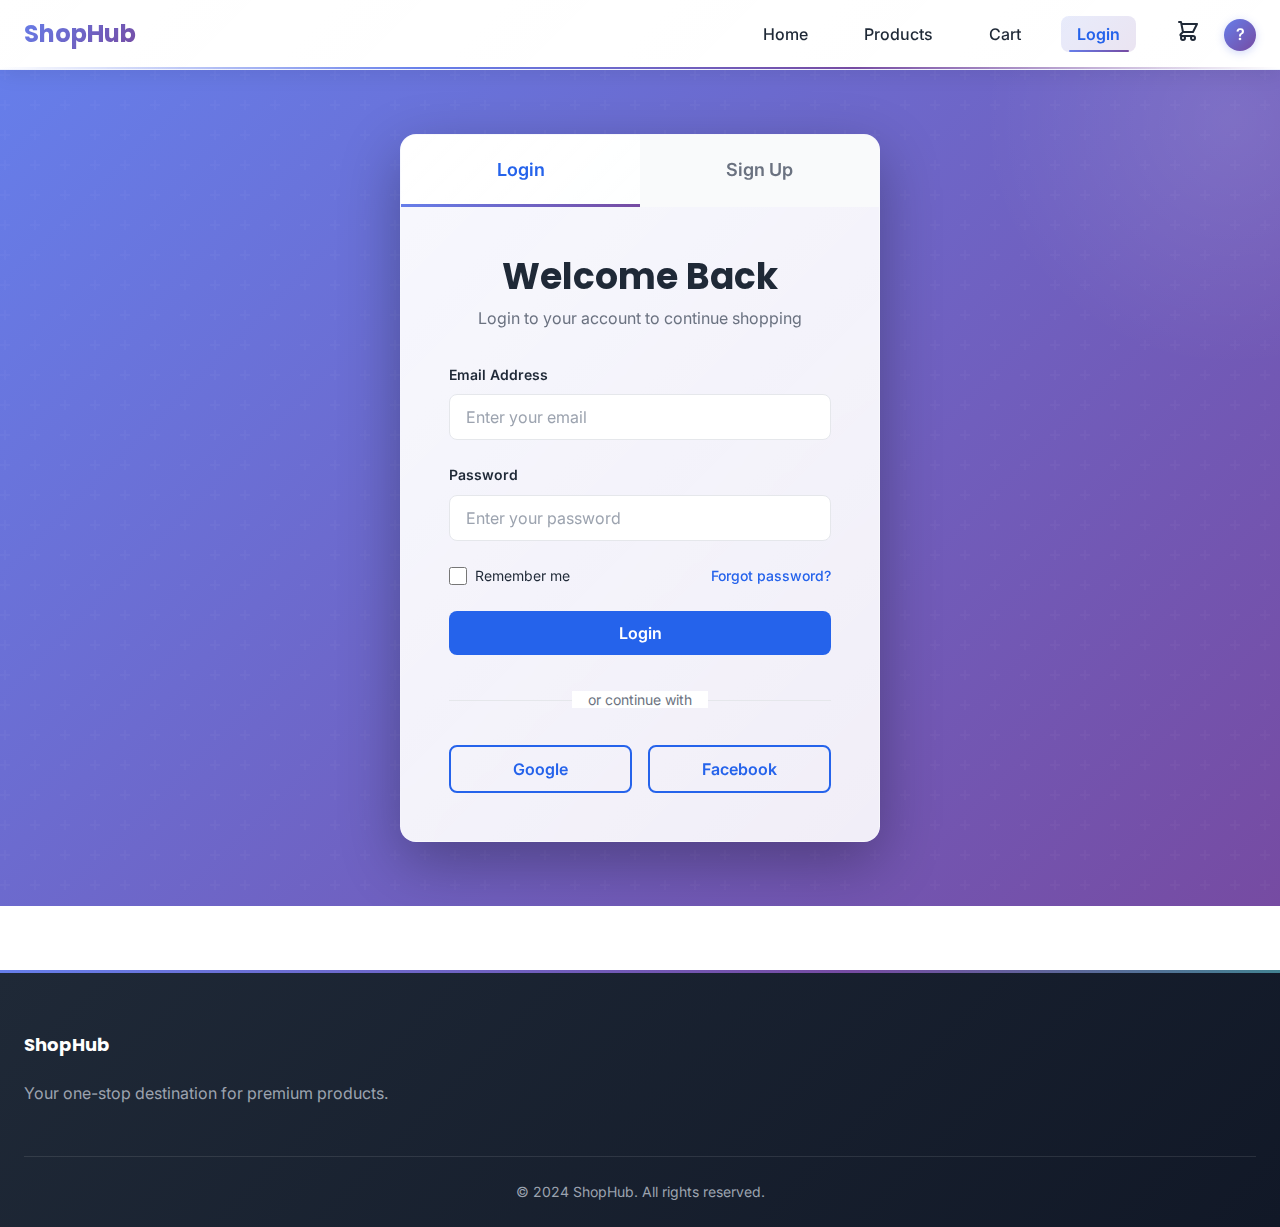
<file: account.html>
<!DOCTYPE html>
<html lang="en">
<head>
    <meta charset="UTF-8">
    <meta name="viewport" content="width=device-width, initial-scale=1.0">
    <title>My Account - ShopHub</title>
    
    <!-- Google Fonts -->
    <link rel="preconnect" href="https://fonts.googleapis.com">
    <link rel="preconnect" href="https://fonts.gstatic.com" crossorigin>
    <link href="https://fonts.googleapis.com/css2?family=Inter:wght@300;400;500;600;700&family=Poppins:wght@600;700;800&display=swap" rel="stylesheet">
    
    <!-- CSS -->
    <link rel="stylesheet" href="css/variables.css">
    <link rel="stylesheet" href="css/components.css">
    <link rel="stylesheet" href="css/header.css">
    <link rel="stylesheet" href="css/footer.css">
    <link rel="stylesheet" href="css/account.css">
</head>
<body>
    <!-- Header -->
    <header class="header">
        <div class="header-container">
            <a href="index.html" class="logo">ShopHub</a>
            
            <nav class="nav">
                <div class="mobile-menu-toggle">
                    <span></span>
                    <span></span>
                    <span></span>
                </div>
                
                <ul class="nav-links">
                    <li><a href="index.html" class="nav-link">Home</a></li>
                    <li><a href="products.html" class="nav-link">Products</a></li>
                    <li><a href="checkout.html" class="nav-link">Cart</a></li>
                    <li><a href="auth.html" class="nav-link auth-link">Login</a></li>
                </ul>
                
                <div class="nav-actions">
                    <a href="checkout.html" class="cart-icon-wrapper">
                        <svg class="cart-icon" fill="none" stroke="currentColor" viewBox="0 0 24 24">
                            <path stroke-linecap="round" stroke-linejoin="round" stroke-width="2" d="M3 3h2l.4 2M7 13h10l4-8H5.4M7 13L5.4 5M7 13l-2.293 2.293c-.63.63-.184 1.707.707 1.707H17m0 0a2 2 0 100 4 2 2 0 000-4zm-8 2a2 2 0 11-4 0 2 2 0 014 0z"></path>
                        </svg>
                        <span class="cart-count">0</span>
                    </a>
                    <a href="account.html" class="user-icon">?</a>
                </div>
            </nav>
        </div>
    </header>

    <!-- Account Section -->
    <section class="account-section">
        <div class="container">
            <div class="account-header">
                <div class="account-avatar">
                    <span id="userAvatar">U</span>
                </div>
                <div class="account-info">
                    <h1 id="userName">User Name</h1>
                    <p id="userEmail">user@example.com</p>
                </div>
            </div>

            <div class="account-content">
                <div class="account-sidebar">
                    <nav class="account-nav">
                        <a href="#" class="account-nav-link active" data-section="profile">
                            <span>👤</span> Profile
                        </a>
                        <a href="#" class="account-nav-link" data-section="orders">
                            <span>📦</span> Orders
                        </a>
                        <a href="#" class="account-nav-link" data-section="settings">
                            <span>⚙️</span> Settings
                        </a>
                        <a href="admin.html" class="account-nav-link" style="background: linear-gradient(135deg, rgba(102, 126, 234, 0.1) 0%, rgba(118, 75, 162, 0.1) 100%); border: 1px solid rgba(102, 126, 234, 0.2);">
                            <span>🛡️</span> Admin Panel
                        </a>
                        <button class="account-nav-link logout-btn" onclick="handleLogout()">
                            <span>🚪</span> Sign Out
                        </button>
                    </nav>
                </div>

                <div class="account-main">
                    <!-- Profile Section -->
                    <div class="account-section-content active" id="profileSection">
                        <h2>Profile Information</h2>
                        <div class="info-card">
                            <div class="info-row">
                                <span class="info-label">Full Name</span>
                                <span class="info-value" id="profileName">-</span>
                            </div>
                            <div class="info-row">
                                <span class="info-label">Email Address</span>
                                <span class="info-value" id="profileEmail">-</span>
                            </div>
                            <div class="info-row">
                                <span class="info-label">Member Since</span>
                                <span class="info-value" id="profileDate">-</span>
                            </div>
                        </div>
                    </div>

                    <!-- Orders Section -->
                    <div class="account-section-content" id="ordersSection">
                        <h2>Order History</h2>
                        <div class="empty-state">
                            <div class="empty-icon">📦</div>
                            <h3>No Orders Yet</h3>
                            <p>You haven't placed any orders yet. Start shopping to see your orders here!</p>
                            <a href="products.html" class="btn btn-primary">Start Shopping</a>
                        </div>
                    </div>

                    <!-- Settings Section -->
                    <div class="account-section-content" id="settingsSection">
                        <h2>Account Settings</h2>
                        <div class="settings-card">
                            <h3>Preferences</h3>
                            <div class="setting-item">
                                <div class="setting-info">
                                    <strong>Email Notifications</strong>
                                    <p>Receive updates about your orders and promotions</p>
                                </div>
                                <label class="toggle-switch">
                                    <input type="checkbox" checked>
                                    <span class="toggle-slider"></span>
                                </label>
                            </div>
                            <div class="setting-item">
                                <div class="setting-info">
                                    <strong>Newsletter</strong>
                                    <p>Get the latest news and exclusive offers</p>
                                </div>
                                <label class="toggle-switch">
                                    <input type="checkbox">
                                    <span class="toggle-slider"></span>
                                </label>
                            </div>
                        </div>

                        <div class="settings-card danger-zone">
                            <h3>Danger Zone</h3>
                            <button class="btn btn-outline" style="color: var(--error); border-color: var(--error);">
                                Delete Account
                            </button>
                        </div>
                    </div>
                </div>
            </div>
        </div>
    </section>

    <!-- Footer -->
    <footer class="footer">
        <div class="footer-container">
            <div class="footer-content">
                <div class="footer-section">
                    <h3>ShopHub</h3>
                    <p>Your one-stop destination for premium products.</p>
                </div>
            </div>
            <div class="footer-bottom">
                <p>&copy; 2024 ShopHub. All rights reserved.</p>
            </div>
        </div>
    </footer>

    <!-- Scripts -->
    <script src="js/products.js"></script>
    <script src="js/cart.js"></script>
    <script src="js/auth.js"></script>
    <script src="js/utils.js"></script>
    <script src="js/account-page.js"></script>
</body>
</html>
</file>
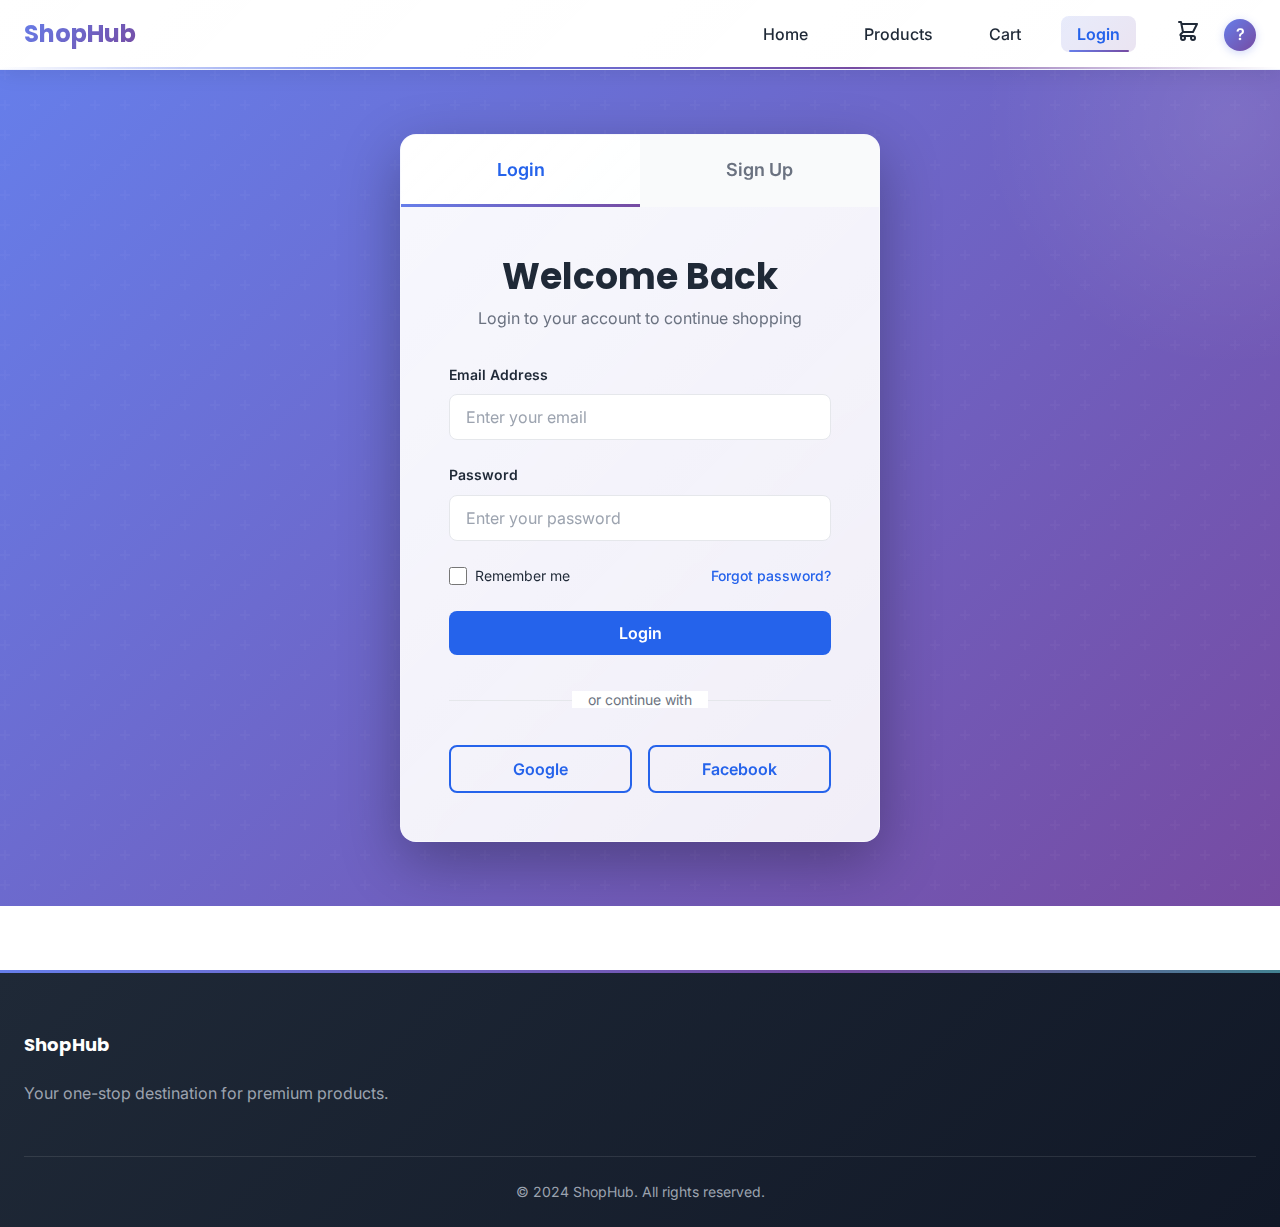
<file: admin.html>
<!DOCTYPE html>
<html lang="en">
<head>
    <meta charset="UTF-8">
    <meta name="viewport" content="width=device-width, initial-scale=1.0">
    <title>Admin Dashboard - ShopHub</title>
    
    <!-- Google Fonts -->
    <link rel="preconnect" href="https://fonts.googleapis.com">
    <link rel="preconnect" href="https://fonts.gstatic.com" crossorigin>
    <link href="https://fonts.googleapis.com/css2?family=Inter:wght@300;400;500;600;700&family=Poppins:wght@600;700;800&display=swap" rel="stylesheet">
    
    <!-- CSS -->
    <link rel="stylesheet" href="css/variables.css">
    <link rel="stylesheet" href="css/components.css">
    <link rel="stylesheet" href="css/admin.css">
</head>
<body>
    <!-- Admin Header -->
    <header class="admin-header">
        <div class="admin-header-container">
            <div class="admin-logo">
                <span class="logo-icon">🛍️</span>
                <span class="logo-text">ShopHub Admin</span>
            </div>
            
            <div class="admin-header-actions">
                <button class="btn btn-ghost" onclick="window.location.href='index.html'">
                    <span>🏠</span> View Store
                </button>
                <div class="admin-user">
                    <span class="admin-user-name" id="adminUserName">Admin</span>
                    <button class="btn btn-outline btn-sm" onclick="handleLogout()">Logout</button>
                </div>
            </div>
        </div>
    </header>

    <!-- Admin Layout -->
    <div class="admin-layout">
        <!-- Sidebar -->
        <aside class="admin-sidebar">
            <nav class="admin-nav">
                <button class="admin-nav-link active" data-section="dashboard" onclick="switchSection('dashboard')">
                    <span class="nav-icon">📊</span>
                    <span>Dashboard</span>
                </button>
                <button class="admin-nav-link" data-section="products" onclick="switchSection('products')">
                    <span class="nav-icon">📦</span>
                    <span>Products</span>
                </button>
                <button class="admin-nav-link" data-section="users" onclick="switchSection('users')">
                    <span class="nav-icon">👥</span>
                    <span>Users</span>
                </button>
                <button class="admin-nav-link" data-section="add-product" onclick="switchSection('add-product')">
                    <span class="nav-icon">➕</span>
                    <span>Add Product</span>
                </button>
            </nav>
        </aside>

        <!-- Main Content -->
        <main class="admin-main">
            <!-- Dashboard Section -->
            <section id="dashboardSection" class="admin-section active">
                <div class="section-header-gradient">
                    <h1>Dashboard Overview</h1>
                    <p>Welcome to your admin dashboard</p>
                </div>

                <div class="stats-grid">
                    <div class="stat-card animate-fadeInUp stagger-1">
                        <div class="stat-icon gradient-primary">📦</div>
                        <div class="stat-info">
                            <h3 id="totalProducts">0</h3>
                            <p>Total Products</p>
                        </div>
                    </div>
                    
                    <div class="stat-card animate-fadeInUp stagger-2">
                        <div class="stat-icon gradient-secondary">👥</div>
                        <div class="stat-info">
                            <h3 id="totalUsers">0</h3>
                            <p>Total Users</p>
                        </div>
                    </div>
                    
                    <div class="stat-card animate-fadeInUp stagger-3">
                        <div class="stat-icon gradient-accent">🛒</div>
                        <div class="stat-info">
                            <h3 id="totalCategories">0</h3>
                            <p>Categories</p>
                        </div>
                    </div>
                    
                    <div class="stat-card animate-fadeInUp stagger-4">
                        <div class="stat-icon" style="background: linear-gradient(135deg, #ec4899 0%, #be185d 100%);">⭐</div>
                        <div class="stat-info">
                            <h3 id="featuredProducts">0</h3>
                            <p>Featured Products</p>
                        </div>
                    </div>
                </div>

                <div class="dashboard-charts">
                    <div class="chart-card animate-fadeInUp stagger-5">
                        <h3>Recent Activity</h3>
                        <div class="activity-list" id="recentActivity">
                            <div class="activity-item">
                                <span class="activity-icon">✅</span>
                                <span class="activity-text">System initialized</span>
                                <span class="activity-time">Just now</span>
                            </div>
                        </div>
                    </div>
                </div>
            </section>

            <!-- Products Section -->
            <section id="productsSection" class="admin-section">
                <div class="section-header-gradient">
                    <h1>Manage Products</h1>
                    <p>View, edit, and delete products</p>
                </div>

                <div class="table-controls">
                    <div class="search-box">
                        <input type="text" id="productSearch" class="form-input" placeholder="Search products...">
                    </div>
                    <button class="btn btn-primary" onclick="switchSection('add-product')">
                        ➕ Add New Product
                    </button>
                </div>

                <div class="table-container">
                    <table class="admin-table">
                        <thead>
                            <tr>
                                <th>ID</th>
                                <th>Image</th>
                                <th>Name</th>
                                <th>Category</th>
                                <th>Price</th>
                                <th>Featured</th>
                                <th>Actions</th>
                            </tr>
                        </thead>
                        <tbody id="productsTableBody">
                            <!-- Products will be loaded here -->
                        </tbody>
                    </table>
                </div>
            </section>

            <!-- Users Section -->
            <section id="usersSection" class="admin-section">
                <div class="section-header-gradient">
                    <h1>Manage Users</h1>
                    <p>View and manage registered users</p>
                </div>

                <div class="table-controls">
                    <div class="search-box">
                        <input type="text" id="userSearch" class="form-input" placeholder="Search users...">
                    </div>
                </div>

                <div class="table-container">
                    <table class="admin-table">
                        <thead>
                            <tr>
                                <th>ID</th>
                                <th>Name</th>
                                <th>Email</th>
                                <th>Joined Date</th>
                                <th>Actions</th>
                            </tr>
                        </thead>
                        <tbody id="usersTableBody">
                            <!-- Users will be loaded here -->
                        </tbody>
                    </table>
                </div>
            </section>

            <!-- Add/Edit Product Section -->
            <section id="addProductSection" class="admin-section">
                <div class="section-header-gradient">
                    <h1 id="productFormTitle">Add New Product</h1>
                    <p>Fill in the product details below</p>
                </div>

                <div class="form-container">
                    <form id="productForm" class="admin-form">
                        <input type="hidden" id="productId">

                        <div class="form-row">
                            <div class="form-group">
                                <label class="form-label" for="productName">Product Name *</label>
                                <input type="text" id="productName" class="form-input" placeholder="Enter product name" required>
                            </div>

                            <div class="form-group">
                                <label class="form-label" for="productCategory">Category *</label>
                                <select id="productCategory" class="form-input" required>
                                    <option value="">Select category</option>
                                    <option value="Electronics">Electronics</option>
                                    <option value="Fashion">Fashion</option>
                                    <option value="Accessories">Accessories</option>
                                    <option value="Home">Home</option>
                                    <option value="Sports">Sports</option>
                                </select>
                            </div>
                        </div>

                        <div class="form-row">
                            <div class="form-group">
                                <label class="form-label" for="productPrice">Price ($) *</label>
                                <input type="number" id="productPrice" class="form-input" placeholder="0.00" step="0.01" min="0" required>
                            </div>

                            <div class="form-group">
                                <label class="form-label" for="productImage">Image URL *</label>
                                <input type="url" id="productImage" class="form-input" placeholder="https://example.com/image.jpg" required>
                            </div>
                        </div>

                        <div class="form-group">
                            <label class="form-label" for="productDescription">Description *</label>
                            <textarea id="productDescription" class="form-input" rows="4" placeholder="Enter product description" required></textarea>
                        </div>

                        <div class="form-group">
                            <label class="checkbox-label">
                                <input type="checkbox" id="productFeatured">
                                <span>Featured Product</span>
                            </label>
                        </div>

                        <div class="form-actions">
                            <button type="button" class="btn btn-outline" onclick="cancelProductForm()">Cancel</button>
                            <button type="submit" class="btn btn-primary">
                                <span id="submitButtonText">Add Product</span>
                            </button>
                        </div>
                    </form>
                </div>
            </section>
        </main>
    </div>

    <!-- User Details Modal -->
    <div id="userModal" class="modal">
        <div class="modal-content">
            <div class="modal-header">
                <h2>User Details</h2>
                <button class="modal-close" onclick="closeUserModal()">&times;</button>
            </div>
            <div class="modal-body" id="userModalBody">
                <!-- User details will be loaded here -->
            </div>
        </div>
    </div>

    <!-- Delete Confirmation Modal -->
    <div id="deleteModal" class="modal">
        <div class="modal-content">
            <div class="modal-header">
                <h2>Confirm Delete</h2>
                <button class="modal-close" onclick="closeDeleteModal()">&times;</button>
            </div>
            <div class="modal-body">
                <p id="deleteMessage">Are you sure you want to delete this item?</p>
            </div>
            <div class="modal-footer">
                <button class="btn btn-outline" onclick="closeDeleteModal()">Cancel</button>
                <button class="btn" style="background: var(--error); color: white;" onclick="confirmDelete()">Delete</button>
            </div>
        </div>
    </div>

    <!-- Scripts -->
    <script src="js/products.js"></script>
    <script src="js/auth.js"></script>
    <script src="js/utils.js"></script>
    <script src="js/admin-page.js"></script>
</body>
</html>
</file>
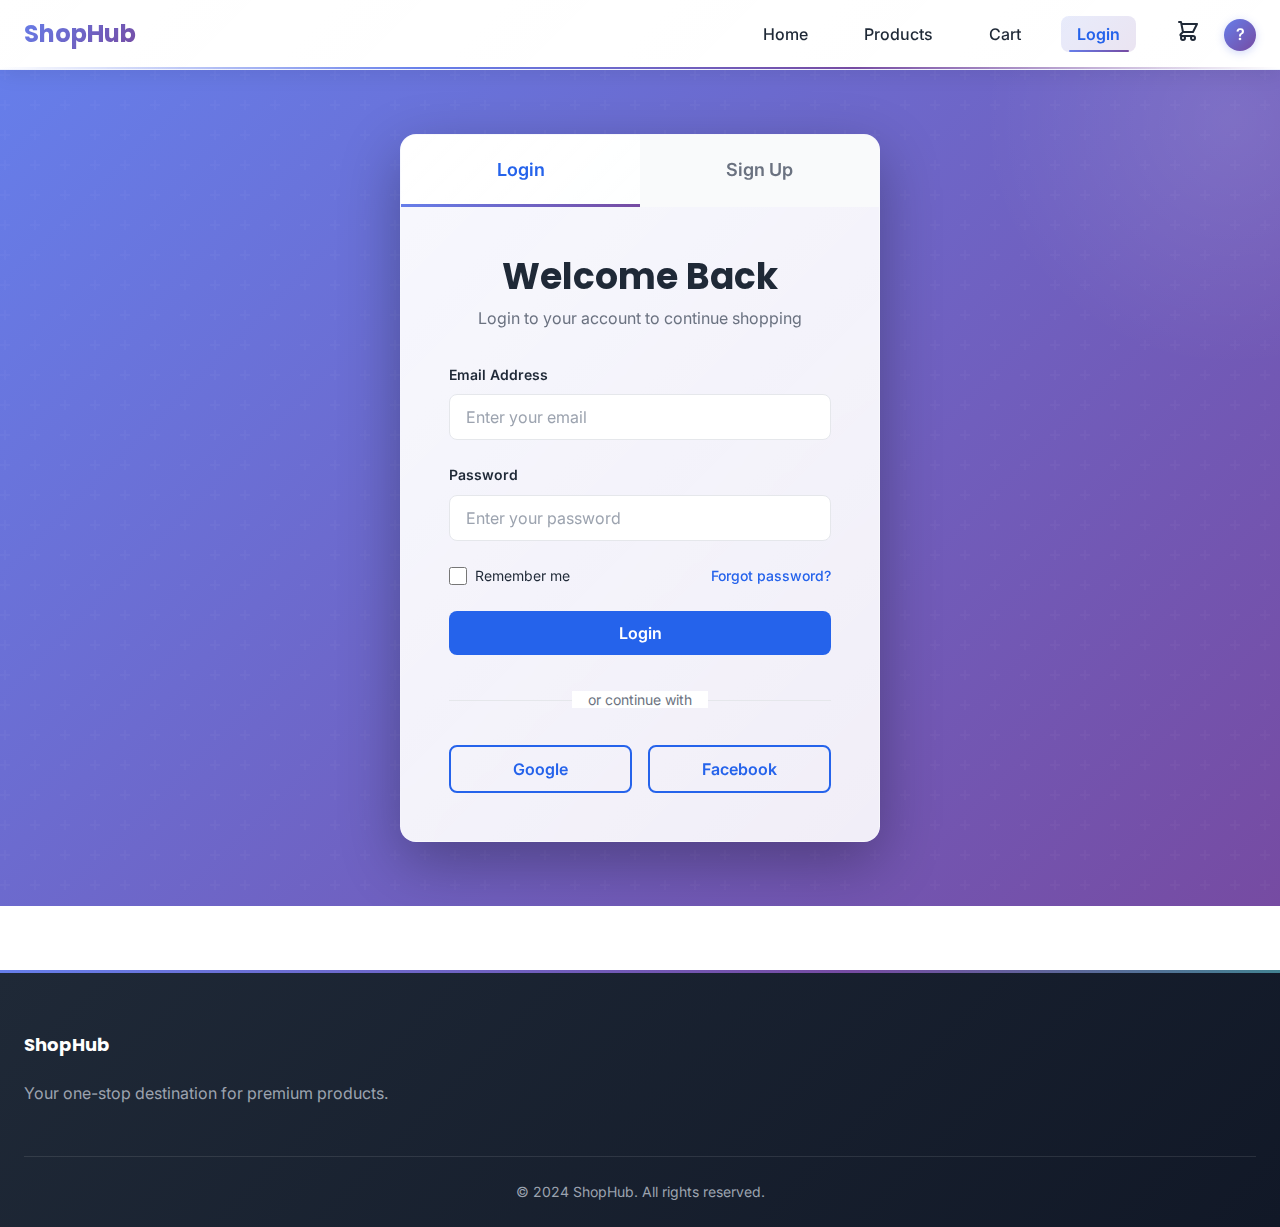
<file: auth.html>
<!DOCTYPE html>
<html lang="en">
<head>
    <meta charset="UTF-8">
    <meta name="viewport" content="width=device-width, initial-scale=1.0">
    <title>Login / Sign Up - ShopHub</title>
    
    <!-- Google Fonts -->
    <link rel="preconnect" href="https://fonts.googleapis.com">
    <link rel="preconnect" href="https://fonts.gstatic.com" crossorigin>
    <link href="https://fonts.googleapis.com/css2?family=Inter:wght@300;400;500;600;700&family=Poppins:wght@600;700;800&display=swap" rel="stylesheet">
    
    <!-- CSS -->
    <link rel="stylesheet" href="css/variables.css">
    <link rel="stylesheet" href="css/components.css">
    <link rel="stylesheet" href="css/header.css">
    <link rel="stylesheet" href="css/footer.css">
    <link rel="stylesheet" href="css/auth.css">
</head>
<body>
    <!-- Header -->
    <header class="header">
        <div class="header-container">
            <a href="index.html" class="logo">ShopHub</a>
            
            <nav class="nav">
                <div class="mobile-menu-toggle">
                    <span></span>
                    <span></span>
                    <span></span>
                </div>
                
                <ul class="nav-links">
                    <li><a href="index.html" class="nav-link">Home</a></li>
                    <li><a href="products.html" class="nav-link">Products</a></li>
                    <li><a href="checkout.html" class="nav-link">Cart</a></li>
                    <li><a href="auth.html" class="nav-link auth-link">Login</a></li>
                </ul>
                
                <div class="nav-actions">
                    <a href="checkout.html" class="cart-icon-wrapper">
                        <svg class="cart-icon" fill="none" stroke="currentColor" viewBox="0 0 24 24">
                            <path stroke-linecap="round" stroke-linejoin="round" stroke-width="2" d="M3 3h2l.4 2M7 13h10l4-8H5.4M7 13L5.4 5M7 13l-2.293 2.293c-.63.63-.184 1.707.707 1.707H17m0 0a2 2 0 100 4 2 2 0 000-4zm-8 2a2 2 0 11-4 0 2 2 0 014 0z"></path>
                        </svg>
                        <span class="cart-count">0</span>
                    </a>
                    <a href="account.html" class="user-icon">?</a>
                </div>
            </nav>
        </div>
    </header>

    <!-- Auth Section -->
    <section class="auth-section">
        <div class="auth-container">
            <div class="auth-tabs">
                <button class="auth-tab active" data-tab="login">Login</button>
                <button class="auth-tab" data-tab="signup">Sign Up</button>
            </div>

            <!-- Login Form -->
            <div class="auth-form-container active" id="loginForm">
                <h2>Welcome Back</h2>
                <p class="auth-subtitle">Login to your account to continue shopping</p>
                
                <form id="loginFormElement" onsubmit="handleLogin(event)">
                    <div class="form-group">
                        <label class="form-label" for="loginEmail">Email Address</label>
                        <input type="email" 
                               id="loginEmail" 
                               class="form-input" 
                               placeholder="Enter your email"
                               required>
                    </div>
                    
                    <div class="form-group">
                        <label class="form-label" for="loginPassword">Password</label>
                        <input type="password" 
                               id="loginPassword" 
                               class="form-input" 
                               placeholder="Enter your password"
                               required>
                    </div>
                    
                    <div class="form-options">
                        <label class="checkbox-label">
                            <input type="checkbox" id="rememberMe">
                            <span>Remember me</span>
                        </label>
                        <a href="#" class="forgot-password">Forgot password?</a>
                    </div>
                    
                    <button type="submit" class="btn btn-primary" style="width: 100%;">
                        Login
                    </button>
                </form>
                
                <div class="auth-divider">
                    <span>or continue with</span>
                </div>
                
                <div class="social-login">
                    <button class="btn btn-outline social-btn">
                        <span>Google</span>
                    </button>
                    <button class="btn btn-outline social-btn">
                        <span>Facebook</span>
                    </button>
                </div>
            </div>

            <!-- Sign Up Form -->
            <div class="auth-form-container" id="signupForm">
                <h2>Create Account</h2>
                <p class="auth-subtitle">Join us and start shopping today</p>
                
                <form id="signupFormElement" onsubmit="handleSignup(event)">
                    <div class="form-group">
                        <label class="form-label" for="signupName">Full Name</label>
                        <input type="text" 
                               id="signupName" 
                               class="form-input" 
                               placeholder="Enter your full name"
                               required>
                    </div>
                    
                    <div class="form-group">
                        <label class="form-label" for="signupEmail">Email Address</label>
                        <input type="email" 
                               id="signupEmail" 
                               class="form-input" 
                               placeholder="Enter your email"
                               required>
                    </div>
                    
                    <div class="form-group">
                        <label class="form-label" for="signupPassword">Password</label>
                        <input type="password" 
                               id="signupPassword" 
                               class="form-input" 
                               placeholder="Create a password (min. 6 characters)"
                               required>
                    </div>
                    
                    <div class="form-group">
                        <label class="form-label" for="signupConfirmPassword">Confirm Password</label>
                        <input type="password" 
                               id="signupConfirmPassword" 
                               class="form-input" 
                               placeholder="Confirm your password"
                               required>
                    </div>
                    
                    <div class="form-group">
                        <label class="checkbox-label">
                            <input type="checkbox" id="agreeTerms" required>
                            <span>I agree to the Terms & Conditions</span>
                        </label>
                    </div>
                    
                    <button type="submit" class="btn btn-primary" style="width: 100%;">
                        Create Account
                    </button>
                </form>
            </div>
        </div>
    </section>

    <!-- Footer -->
    <footer class="footer">
        <div class="footer-container">
            <div class="footer-content">
                <div class="footer-section">
                    <h3>ShopHub</h3>
                    <p>Your one-stop destination for premium products.</p>
                </div>
            </div>
            <div class="footer-bottom">
                <p>&copy; 2024 ShopHub. All rights reserved.</p>
            </div>
        </div>
    </footer>

    <!-- Scripts -->
    <script src="js/products.js"></script>
    <script src="js/cart.js"></script>
    <script src="js/auth.js"></script>
    <script src="js/utils.js"></script>
    <script src="js/auth-page.js"></script>
</body>
</html>
</file>
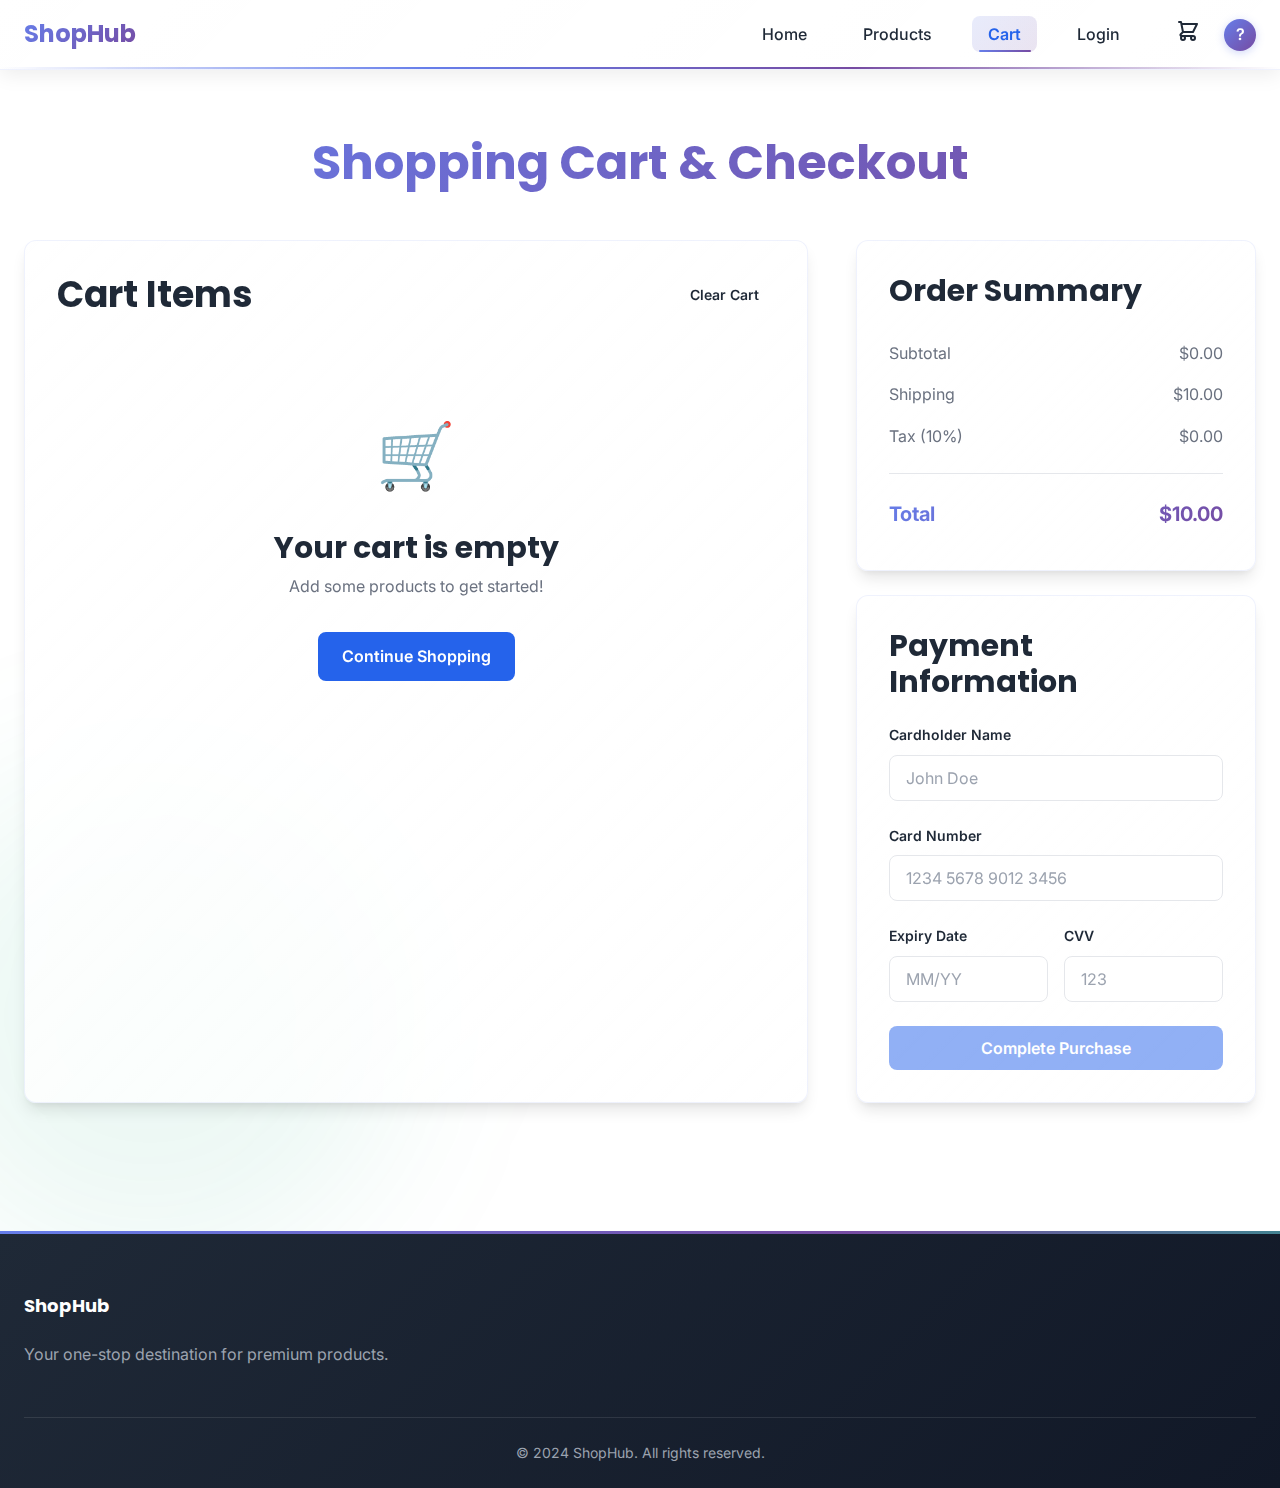
<file: checkout.html>
<!DOCTYPE html>
<html lang="en">
<head>
    <meta charset="UTF-8">
    <meta name="viewport" content="width=device-width, initial-scale=1.0">
    <title>Checkout - ShopHub</title>
    
    <!-- Google Fonts -->
    <link rel="preconnect" href="https://fonts.googleapis.com">
    <link rel="preconnect" href="https://fonts.gstatic.com" crossorigin>
    <link href="https://fonts.googleapis.com/css2?family=Inter:wght@300;400;500;600;700&family=Poppins:wght@600;700;800&display=swap" rel="stylesheet">
    
    <!-- CSS -->
    <link rel="stylesheet" href="css/variables.css">
    <link rel="stylesheet" href="css/components.css">
    <link rel="stylesheet" href="css/header.css">
    <link rel="stylesheet" href="css/footer.css">
    <link rel="stylesheet" href="css/checkout.css">
</head>
<body>
    <!-- Header -->
    <header class="header">
        <div class="header-container">
            <a href="index.html" class="logo">ShopHub</a>
            
            <nav class="nav">
                <div class="mobile-menu-toggle">
                    <span></span>
                    <span></span>
                    <span></span>
                </div>
                
                <ul class="nav-links">
                    <li><a href="index.html" class="nav-link">Home</a></li>
                    <li><a href="products.html" class="nav-link">Products</a></li>
                    <li><a href="checkout.html" class="nav-link">Cart</a></li>
                    <li><a href="auth.html" class="nav-link auth-link">Login</a></li>
                </ul>
                
                <div class="nav-actions">
                    <a href="checkout.html" class="cart-icon-wrapper">
                        <svg class="cart-icon" fill="none" stroke="currentColor" viewBox="0 0 24 24">
                            <path stroke-linecap="round" stroke-linejoin="round" stroke-width="2" d="M3 3h2l.4 2M7 13h10l4-8H5.4M7 13L5.4 5M7 13l-2.293 2.293c-.63.63-.184 1.707.707 1.707H17m0 0a2 2 0 100 4 2 2 0 000-4zm-8 2a2 2 0 11-4 0 2 2 0 014 0z"></path>
                        </svg>
                        <span class="cart-count">0</span>
                    </a>
                    <a href="account.html" class="user-icon">?</a>
                </div>
            </nav>
        </div>
    </header>

    <!-- Checkout Section -->
    <section class="checkout-section">
        <div class="container">
            <h1 class="checkout-title">Shopping Cart & Checkout</h1>
            
            <div class="checkout-layout">
                <!-- Cart Items -->
                <div class="cart-section">
                    <div class="section-header">
                        <h2>Cart Items</h2>
                        <button class="btn btn-ghost btn-sm" onclick="clearCart()">Clear Cart</button>
                    </div>
                    
                    <div id="cartItems" class="cart-items">
                        <!-- Cart items will be loaded here -->
                    </div>
                    
                    <div id="emptyCart" class="empty-cart" style="display: none;">
                        <div class="empty-icon">🛒</div>
                        <h3>Your cart is empty</h3>
                        <p>Add some products to get started!</p>
                        <a href="products.html" class="btn btn-primary">Continue Shopping</a>
                    </div>
                </div>

                <!-- Order Summary & Payment -->
                <div class="summary-section">
                    <!-- Order Summary -->
                    <div class="summary-card">
                        <h3>Order Summary</h3>
                        <div class="summary-row">
                            <span>Subtotal</span>
                            <span id="subtotal">$0.00</span>
                        </div>
                        <div class="summary-row">
                            <span>Shipping</span>
                            <span id="shipping">$0.00</span>
                        </div>
                        <div class="summary-row">
                            <span>Tax (10%)</span>
                            <span id="tax">$0.00</span>
                        </div>
                        <div class="summary-divider"></div>
                        <div class="summary-row total">
                            <span>Total</span>
                            <span id="total">$0.00</span>
                        </div>
                    </div>

                    <!-- Payment Form -->
                    <div class="payment-card">
                        <h3>Payment Information</h3>
                        <form id="paymentForm" onsubmit="handlePayment(event)">
                            <div class="form-group">
                                <label class="form-label" for="cardName">Cardholder Name</label>
                                <input type="text" 
                                       id="cardName" 
                                       class="form-input" 
                                       placeholder="John Doe"
                                       required>
                            </div>
                            
                            <div class="form-group">
                                <label class="form-label" for="cardNumber">Card Number</label>
                                <input type="text" 
                                       id="cardNumber" 
                                       class="form-input" 
                                       placeholder="1234 5678 9012 3456"
                                       maxlength="19"
                                       required>
                            </div>
                            
                            <div class="form-row">
                                <div class="form-group">
                                    <label class="form-label" for="cardExpiry">Expiry Date</label>
                                    <input type="text" 
                                           id="cardExpiry" 
                                           class="form-input" 
                                           placeholder="MM/YY"
                                           maxlength="5"
                                           required>
                                </div>
                                
                                <div class="form-group">
                                    <label class="form-label" for="cardCVV">CVV</label>
                                    <input type="text" 
                                           id="cardCVV" 
                                           class="form-input" 
                                           placeholder="123"
                                           maxlength="3"
                                           required>
                                </div>
                            </div>
                            
                            <button type="submit" class="btn btn-primary" style="width: 100%;" id="checkoutBtn">
                                Complete Purchase
                            </button>
                        </form>
                    </div>
                </div>
            </div>
        </div>
    </section>

    <!-- Footer -->
    <footer class="footer">
        <div class="footer-container">
            <div class="footer-content">
                <div class="footer-section">
                    <h3>ShopHub</h3>
                    <p>Your one-stop destination for premium products.</p>
                </div>
            </div>
            <div class="footer-bottom">
                <p>&copy; 2024 ShopHub. All rights reserved.</p>
            </div>
        </div>
    </footer>

    <!-- Scripts -->
    <script src="js/products.js"></script>
    <script src="js/cart.js"></script>
    <script src="js/auth.js"></script>
    <script src="js/utils.js"></script>
    <script src="js/checkout-page.js"></script>
</body>
</html>
</file>
<file: css/variables.css>
/* CSS Variables and Global Styles */
:root {
    /* Color Palette */
    --primary-color: #2563eb;
    --primary-dark: #1e40af;
    --primary-light: #3b82f6;
    --secondary-color: #10b981;
    --secondary-dark: #059669;
    
    --text-primary: #1f2937;
    --text-secondary: #6b7280;
    --text-light: #9ca3af;
    
    --bg-primary: #ffffff;
    --bg-secondary: #f9fafb;
    --bg-dark: #111827;
    
    --border-color: #e5e7eb;
    --border-light: #f3f4f6;
    
    --success: #10b981;
    --warning: #f59e0b;
    --error: #ef4444;
    --info: #3b82f6;
    
    /* Typography */
    --font-primary: 'Inter', -apple-system, BlinkMacSystemFont, 'Segoe UI', Roboto, sans-serif;
    --font-heading: 'Poppins', var(--font-primary);
    
    --font-size-xs: 0.75rem;
    --font-size-sm: 0.875rem;
    --font-size-base: 1rem;
    --font-size-lg: 1.125rem;
    --font-size-xl: 1.25rem;
    --font-size-2xl: 1.5rem;
    --font-size-3xl: 1.875rem;
    --font-size-4xl: 2.25rem;
    --font-size-5xl: 3rem;
    
    /* Spacing */
    --spacing-xs: 0.25rem;
    --spacing-sm: 0.5rem;
    --spacing-md: 1rem;
    --spacing-lg: 1.5rem;
    --spacing-xl: 2rem;
    --spacing-2xl: 3rem;
    --spacing-3xl: 4rem;
    
    /* Border Radius */
    --radius-sm: 0.25rem;
    --radius-md: 0.5rem;
    --radius-lg: 0.75rem;
    --radius-xl: 1rem;
    --radius-full: 9999px;
    
    /* Shadows */
    --shadow-sm: 0 1px 2px 0 rgba(0, 0, 0, 0.05);
    --shadow-md: 0 4px 6px -1px rgba(0, 0, 0, 0.1), 0 2px 4px -1px rgba(0, 0, 0, 0.06);
    --shadow-lg: 0 10px 15px -3px rgba(0, 0, 0, 0.1), 0 4px 6px -2px rgba(0, 0, 0, 0.05);
    --shadow-xl: 0 20px 25px -5px rgba(0, 0, 0, 0.1), 0 10px 10px -5px rgba(0, 0, 0, 0.04);
    
    /* Transitions */
    --transition-fast: 150ms ease-in-out;
    --transition-base: 300ms ease-in-out;
    --transition-slow: 500ms ease-in-out;
    
    /* Layout */
    --max-width: 1280px;
    --header-height: 70px;
}

/* Global Reset */
* {
    margin: 0;
    padding: 0;
    box-sizing: border-box;
}

html {
    scroll-behavior: smooth;
}

body {
    font-family: var(--font-primary);
    font-size: var(--font-size-base);
    color: var(--text-primary);
    background-color: var(--bg-primary);
    line-height: 1.6;
    -webkit-font-smoothing: antialiased;
    -moz-osx-font-smoothing: grayscale;
}

/* Typography */
h1, h2, h3, h4, h5, h6 {
    font-family: var(--font-heading);
    font-weight: 700;
    line-height: 1.2;
    color: var(--text-primary);
}

h1 { font-size: var(--font-size-5xl); }
h2 { font-size: var(--font-size-4xl); }
h3 { font-size: var(--font-size-3xl); }
h4 { font-size: var(--font-size-2xl); }
h5 { font-size: var(--font-size-xl); }
h6 { font-size: var(--font-size-lg); }

a {
    text-decoration: none;
    color: inherit;
    transition: color var(--transition-fast);
}

img {
    max-width: 100%;
    height: auto;
    display: block;
}

button {
    font-family: inherit;
    cursor: pointer;
    border: none;
    outline: none;
}

input, textarea, select {
    font-family: inherit;
    font-size: inherit;
}

ul, ol {
    list-style: none;
}
</file>
<file: css/components.css>
/* Reusable Component Styles */

/* Container */
.container {
    max-width: var(--max-width);
    margin: 0 auto;
    padding: 0 var(--spacing-lg);
}

/* Buttons */
.btn {
    display: inline-flex;
    align-items: center;
    justify-content: center;
    gap: var(--spacing-sm);
    padding: 0.75rem 1.5rem;
    font-size: var(--font-size-base);
    font-weight: 600;
    border-radius: var(--radius-md);
    transition: all var(--transition-fast);
    cursor: pointer;
    border: none;
    text-align: center;
}

.btn-primary {
    background-color: var(--primary-color);
    color: white;
}

.btn-primary:hover {
    background-color: var(--primary-dark);
    transform: translateY(-2px);
    box-shadow: var(--shadow-lg);
}

.btn-secondary {
    background-color: var(--secondary-color);
    color: white;
}

.btn-secondary:hover {
    background-color: var(--secondary-dark);
    transform: translateY(-2px);
    box-shadow: var(--shadow-lg);
}

.btn-outline {
    background-color: transparent;
    color: var(--primary-color);
    border: 2px solid var(--primary-color);
}

.btn-outline:hover {
    background-color: var(--primary-color);
    color: white;
}

.btn-ghost {
    background-color: transparent;
    color: var(--text-primary);
}

.btn-ghost:hover {
    background-color: var(--bg-secondary);
}

.btn-sm {
    padding: 0.5rem 1rem;
    font-size: var(--font-size-sm);
}

.btn-lg {
    padding: 1rem 2rem;
    font-size: var(--font-size-lg);
}

/* Cards */
.card {
    background-color: var(--bg-primary);
    border-radius: var(--radius-lg);
    box-shadow: var(--shadow-md);
    overflow: hidden;
    transition: all var(--transition-base);
}

.card:hover {
    box-shadow: var(--shadow-xl);
    transform: translateY(-4px);
}

.card-header {
    padding: var(--spacing-lg);
    border-bottom: 1px solid var(--border-color);
}

.card-body {
    padding: var(--spacing-lg);
}

.card-footer {
    padding: var(--spacing-lg);
    border-top: 1px solid var(--border-color);
    background-color: var(--bg-secondary);
}

/* Form Elements */
.form-group {
    margin-bottom: var(--spacing-lg);
}

.form-label {
    display: block;
    margin-bottom: var(--spacing-sm);
    font-weight: 600;
    color: var(--text-primary);
    font-size: var(--font-size-sm);
}

.form-input {
    width: 100%;
    padding: 0.75rem 1rem;
    border: 1px solid var(--border-color);
    border-radius: var(--radius-md);
    font-size: var(--font-size-base);
    transition: all var(--transition-fast);
    background-color: var(--bg-primary);
}

.form-input:focus {
    outline: none;
    border-color: var(--primary-color);
    box-shadow: 0 0 0 3px rgba(37, 99, 235, 0.1);
}

.form-input::placeholder {
    color: var(--text-light);
}

.form-error {
    color: var(--error);
    font-size: var(--font-size-sm);
    margin-top: var(--spacing-xs);
}

/* Badge */
.badge {
    display: inline-flex;
    align-items: center;
    justify-content: center;
    padding: 0.25rem 0.75rem;
    font-size: var(--font-size-xs);
    font-weight: 600;
    border-radius: var(--radius-full);
    background-color: var(--primary-color);
    color: white;
}

.badge-success {
    background-color: var(--success);
}

.badge-warning {
    background-color: var(--warning);
}

.badge-error {
    background-color: var(--error);
}

/* Grid */
.grid {
    display: grid;
    gap: var(--spacing-lg);
}

.grid-2 {
    grid-template-columns: repeat(2, 1fr);
}

.grid-3 {
    grid-template-columns: repeat(3, 1fr);
}

.grid-4 {
    grid-template-columns: repeat(4, 1fr);
}

/* Responsive Grid */
@media (max-width: 1024px) {
    .grid-4 {
        grid-template-columns: repeat(3, 1fr);
    }
}

@media (max-width: 768px) {
    .grid-2, .grid-3, .grid-4 {
        grid-template-columns: 1fr;
    }
}

/* Utility Classes */
.text-center {
    text-align: center;
}

.text-left {
    text-align: left;
}

.text-right {
    text-align: right;
}

.mt-sm { margin-top: var(--spacing-sm); }
.mt-md { margin-top: var(--spacing-md); }
.mt-lg { margin-top: var(--spacing-lg); }
.mt-xl { margin-top: var(--spacing-xl); }

.mb-sm { margin-bottom: var(--spacing-sm); }
.mb-md { margin-bottom: var(--spacing-md); }
.mb-lg { margin-bottom: var(--spacing-lg); }
.mb-xl { margin-bottom: var(--spacing-xl); }

.p-sm { padding: var(--spacing-sm); }
.p-md { padding: var(--spacing-md); }
.p-lg { padding: var(--spacing-lg); }
.p-xl { padding: var(--spacing-xl); }

/* Loading Spinner */
.spinner {
    border: 3px solid var(--border-color);
    border-top: 3px solid var(--primary-color);
    border-radius: var(--radius-full);
    width: 40px;
    height: 40px;
    animation: spin 1s linear infinite;
}

@keyframes spin {
    0% { transform: rotate(0deg); }
    100% { transform: rotate(360deg); }
}

/* Gradient Backgrounds */
.gradient-primary {
    background: linear-gradient(135deg, #667eea 0%, #764ba2 100%);
}

.gradient-secondary {
    background: linear-gradient(135deg, #10b981 0%, #059669 100%);
}

.gradient-accent {
    background: linear-gradient(135deg, #f59e0b 0%, #d97706 100%);
}

.gradient-overlay {
    position: relative;
    overflow: hidden;
}

.gradient-overlay::before {
    content: '';
    position: absolute;
    top: 0;
    left: 0;
    right: 0;
    bottom: 0;
    background: linear-gradient(135deg, rgba(102, 126, 234, 0.1) 0%, rgba(118, 75, 162, 0.1) 100%);
    pointer-events: none;
}

/* Animations */
@keyframes fadeIn {
    from {
        opacity: 0;
    }
    to {
        opacity: 1;
    }
}

@keyframes fadeInUp {
    from {
        opacity: 0;
        transform: translateY(30px);
    }
    to {
        opacity: 1;
        transform: translateY(0);
    }
}

@keyframes fadeInDown {
    from {
        opacity: 0;
        transform: translateY(-30px);
    }
    to {
        opacity: 1;
        transform: translateY(0);
    }
}

@keyframes fadeInLeft {
    from {
        opacity: 0;
        transform: translateX(-30px);
    }
    to {
        opacity: 1;
        transform: translateX(0);
    }
}

@keyframes fadeInRight {
    from {
        opacity: 0;
        transform: translateX(30px);
    }
    to {
        opacity: 1;
        transform: translateX(0);
    }
}

@keyframes scaleIn {
    from {
        opacity: 0;
        transform: scale(0.9);
    }
    to {
        opacity: 1;
        transform: scale(1);
    }
}

@keyframes slideUp {
    from {
        transform: translateY(100%);
        opacity: 0;
    }
    to {
        transform: translateY(0);
        opacity: 1;
    }
}

@keyframes pulse {
    0%, 100% {
        transform: scale(1);
    }
    50% {
        transform: scale(1.05);
    }
}

@keyframes shimmer {
    0% {
        background-position: -1000px 0;
    }
    100% {
        background-position: 1000px 0;
    }
}

/* Animation Classes */
.animate-fadeIn {
    animation: fadeIn 0.6s ease-out;
}

.animate-fadeInUp {
    animation: fadeInUp 0.6s ease-out;
}

.animate-fadeInDown {
    animation: fadeInDown 0.6s ease-out;
}

.animate-fadeInLeft {
    animation: fadeInLeft 0.6s ease-out;
}

.animate-fadeInRight {
    animation: fadeInRight 0.6s ease-out;
}

.animate-scaleIn {
    animation: scaleIn 0.4s ease-out;
}

.animate-slideUp {
    animation: slideUp 0.5s ease-out;
}

.animate-pulse {
    animation: pulse 2s ease-in-out infinite;
}

/* Stagger animations */
.stagger-1 { animation-delay: 0.1s; }
.stagger-2 { animation-delay: 0.2s; }
.stagger-3 { animation-delay: 0.3s; }
.stagger-4 { animation-delay: 0.4s; }
.stagger-5 { animation-delay: 0.5s; }
.stagger-6 { animation-delay: 0.6s; }

/* Enhanced Card Styles */
.card-gradient {
    background: linear-gradient(135deg, rgba(255, 255, 255, 0.9) 0%, rgba(255, 255, 255, 0.7) 100%);
    backdrop-filter: blur(10px);
    border: 1px solid rgba(255, 255, 255, 0.3);
}

.card-hover-lift {
    transition: all var(--transition-base);
}

.card-hover-lift:hover {
    transform: translateY(-12px);
    box-shadow: var(--shadow-2xl);
}

.card-hover-glow:hover {
    box-shadow: 0 0 30px rgba(102, 126, 234, 0.3);
}

/* Decorative Elements */
.decorative-blob {
    position: absolute;
    border-radius: 50%;
    filter: blur(60px);
    opacity: 0.3;
    pointer-events: none;
    z-index: -1;
}

.blob-1 {
    width: 300px;
    height: 300px;
    background: linear-gradient(135deg, #667eea 0%, #764ba2 100%);
    top: -150px;
    right: -150px;
}

.blob-2 {
    width: 400px;
    height: 400px;
    background: linear-gradient(135deg, #10b981 0%, #059669 100%);
    bottom: -200px;
    left: -200px;
}

/* Section Headers */
.section-header-gradient {
    position: relative;
    padding: var(--spacing-2xl) 0;
    text-align: center;
    background: linear-gradient(135deg, #667eea 0%, #764ba2 100%);
    color: white;
    border-radius: var(--radius-xl);
    margin-bottom: var(--spacing-2xl);
    overflow: hidden;
}

.section-header-gradient::before {
    content: '';
    position: absolute;
    top: 0;
    left: 0;
    right: 0;
    bottom: 0;
    background: url("data:image/svg+xml,%3Csvg width='60' height='60' viewBox='0 0 60 60' xmlns='http://www.w3.org/2000/svg'%3E%3Cg fill='none' fill-rule='evenodd'%3E%3Cg fill='%23ffffff' fill-opacity='0.05'%3E%3Cpath d='M36 34v-4h-2v4h-4v2h4v4h2v-4h4v-2h-4zm0-30V0h-2v4h-4v2h4v4h2V6h4V4h-4zM6 34v-4H4v4H0v2h4v4h2v-4h4v-2H6zM6 4V0H4v4H0v2h4v4h2V6h4V4H6z'/%3E%3C/g%3E%3C/g%3E%3C/svg%3E");
    opacity: 0.5;
}

.section-header-gradient h1,
.section-header-gradient h2 {
    position: relative;
    z-index: 1;
    margin: 0;
    color: white;
}

.section-header-gradient p {
    position: relative;
    z-index: 1;
    margin-top: var(--spacing-sm);
    opacity: 0.95;
}
</file>
<file: css/header.css>
/* Header and Navigation Styles */

.header {
    position: sticky;
    top: 0;
    z-index: 1000;
    background: linear-gradient(135deg, rgba(255, 255, 255, 0.98) 0%, rgba(255, 255, 255, 0.95) 100%);
    backdrop-filter: blur(10px);
    box-shadow: 0 4px 20px rgba(0, 0, 0, 0.08);
    height: var(--header-height);
    border-bottom: 1px solid rgba(102, 126, 234, 0.1);
    transition: all var(--transition-base);
}

.header::before {
    content: '';
    position: absolute;
    bottom: 0;
    left: 0;
    right: 0;
    height: 2px;
    background: linear-gradient(90deg, transparent, #667eea, #764ba2, transparent);
    opacity: 0;
    transition: opacity var(--transition-base);
}

.header:hover::before {
    opacity: 1;
}

.header-container {
    display: flex;
    align-items: center;
    justify-content: space-between;
    height: 100%;
    max-width: var(--max-width);
    margin: 0 auto;
    padding: 0 var(--spacing-lg);
}

.logo {
    font-size: var(--font-size-2xl);
    font-weight: 700;
    background: linear-gradient(135deg, #667eea 0%, #764ba2 100%);
    -webkit-background-clip: text;
    -webkit-text-fill-color: transparent;
    background-clip: text;
    text-decoration: none;
    font-family: var(--font-heading);
    transition: all var(--transition-base);
    position: relative;
}

.logo::after {
    content: '';
    position: absolute;
    bottom: -4px;
    left: 0;
    width: 0;
    height: 3px;
    background: linear-gradient(90deg, #667eea, #764ba2);
    transition: width var(--transition-base);
    border-radius: var(--radius-full);
}

.logo:hover::after {
    width: 100%;
}

.nav {
    display: flex;
    align-items: center;
    gap: var(--spacing-xl);
}

.nav-links {
    display: flex;
    align-items: center;
    gap: var(--spacing-lg);
}

.nav-link {
    color: var(--text-primary);
    font-weight: 500;
    padding: var(--spacing-sm) var(--spacing-md);
    border-radius: var(--radius-md);
    transition: all var(--transition-fast);
    position: relative;
}

.nav-link::before {
    content: '';
    position: absolute;
    bottom: 0;
    left: 50%;
    transform: translateX(-50%);
    width: 0;
    height: 2px;
    background: linear-gradient(90deg, #667eea, #764ba2);
    transition: width var(--transition-fast);
    border-radius: var(--radius-full);
}

.nav-link:hover {
    color: var(--primary-color);
    background: linear-gradient(135deg, rgba(102, 126, 234, 0.1) 0%, rgba(118, 75, 162, 0.1) 100%);
}

.nav-link:hover::before {
    width: 80%;
}

.nav-link.active {
    color: var(--primary-color);
    font-weight: 600;
    background: linear-gradient(135deg, rgba(102, 126, 234, 0.15) 0%, rgba(118, 75, 162, 0.15) 100%);
}

.nav-link.active::before {
    width: 80%;
}

.nav-actions {
    display: flex;
    align-items: center;
    gap: var(--spacing-md);
}

.cart-icon-wrapper {
    position: relative;
    cursor: pointer;
    padding: var(--spacing-sm);
    border-radius: var(--radius-md);
    transition: background-color var(--transition-fast);
}

.cart-icon-wrapper:hover {
    background-color: var(--bg-secondary);
}

.cart-icon {
    width: 24px;
    height: 24px;
    color: var(--text-primary);
}

.cart-count {
    position: absolute;
    top: -4px;
    right: -4px;
    background: linear-gradient(135deg, #f59e0b 0%, #d97706 100%);
    color: white;
    font-size: var(--font-size-xs);
    font-weight: 700;
    min-width: 20px;
    height: 20px;
    border-radius: var(--radius-full);
    display: flex;
    align-items: center;
    justify-content: center;
    padding: 0 0.25rem;
    box-shadow: 0 2px 8px rgba(245, 158, 11, 0.4);
    animation: pulse 2s ease-in-out infinite;
}

.user-icon {
    width: 32px;
    height: 32px;
    border-radius: var(--radius-full);
    background: linear-gradient(135deg, #667eea 0%, #764ba2 100%);
    color: white;
    display: flex;
    align-items: center;
    justify-content: center;
    font-weight: 600;
    cursor: pointer;
    transition: all var(--transition-fast);
    box-shadow: 0 2px 8px rgba(102, 126, 234, 0.3);
}

.user-icon:hover {
    transform: scale(1.1);
    box-shadow: 0 4px 12px rgba(102, 126, 234, 0.5);
}

/* Mobile Menu Toggle */
.mobile-menu-toggle {
    display: none;
    flex-direction: column;
    gap: 4px;
    cursor: pointer;
    padding: var(--spacing-sm);
}

.mobile-menu-toggle span {
    width: 24px;
    height: 3px;
    background-color: var(--text-primary);
    border-radius: var(--radius-sm);
    transition: all var(--transition-fast);
}

/* Responsive */
@media (max-width: 768px) {
    .mobile-menu-toggle {
        display: flex;
    }
    
    .nav-links {
        position: absolute;
        top: var(--header-height);
        left: 0;
        right: 0;
        background-color: var(--bg-primary);
        flex-direction: column;
        padding: var(--spacing-lg);
        box-shadow: var(--shadow-lg);
        transform: translateY(-100%);
        opacity: 0;
        visibility: hidden;
        transition: all var(--transition-base);
    }
    
    .nav-links.active {
        transform: translateY(0);
        opacity: 1;
        visibility: visible;
    }
    
    .nav-link {
        width: 100%;
        text-align: center;
    }
}
</file>
<file: css/footer.css>
/* Footer Styles */

.footer {
    background: linear-gradient(135deg, #1f2937 0%, #111827 100%);
    color: var(--bg-secondary);
    padding: var(--spacing-3xl) 0 var(--spacing-lg);
    margin-top: var(--spacing-3xl);
    position: relative;
    overflow: hidden;
}

.footer::before {
    content: '';
    position: absolute;
    top: 0;
    left: 0;
    right: 0;
    height: 3px;
    background: linear-gradient(90deg, #667eea, #764ba2, #10b981, #667eea);
    background-size: 200% 100%;
    animation: gradientShift 3s ease infinite;
}

@keyframes gradientShift {
    0%, 100% { background-position: 0% 50%; }
    50% { background-position: 100% 50%; }
}

.footer-container {
    max-width: var(--max-width);
    margin: 0 auto;
    padding: 0 var(--spacing-lg);
}

.footer-content {
    display: grid;
    grid-template-columns: repeat(auto-fit, minmax(250px, 1fr));
    gap: var(--spacing-2xl);
    margin-bottom: var(--spacing-2xl);
}

.footer-section h3 {
    color: white;
    margin-bottom: var(--spacing-lg);
    font-size: var(--font-size-lg);
}

.footer-section p {
    color: var(--text-light);
    line-height: 1.8;
}

.footer-links {
    display: flex;
    flex-direction: column;
    gap: var(--spacing-sm);
}

.footer-link {
    color: var(--text-light);
    transition: color var(--transition-fast);
    padding: var(--spacing-xs) 0;
}

.footer-link:hover {
    color: var(--primary-light);
}

.footer-social {
    display: flex;
    gap: var(--spacing-md);
    margin-top: var(--spacing-md);
}

.social-icon {
    width: 40px;
    height: 40px;
    border-radius: var(--radius-md);
    background-color: rgba(255, 255, 255, 0.1);
    display: flex;
    align-items: center;
    justify-content: center;
    color: white;
    transition: all var(--transition-fast);
}

.social-icon:hover {
    background: linear-gradient(135deg, #667eea 0%, #764ba2 100%);
    transform: translateY(-3px);
    box-shadow: 0 4px 12px rgba(102, 126, 234, 0.4);
}

.footer-bottom {
    border-top: 1px solid rgba(255, 255, 255, 0.1);
    padding-top: var(--spacing-lg);
    text-align: center;
    color: var(--text-light);
    font-size: var(--font-size-sm);
}

@media (max-width: 768px) {
    .footer-content {
        grid-template-columns: 1fr;
    }
}
</file>
<file: css/account.css>
/* Account Page Styles */

.account-section {
    padding: var(--spacing-3xl) 0;
    min-height: calc(100vh - var(--header-height) - 200px);
    position: relative;
}

.account-section::before {
    content: '';
    position: absolute;
    top: -150px;
    left: -150px;
    width: 500px;
    height: 500px;
    background: linear-gradient(135deg, rgba(102, 126, 234, 0.08) 0%, rgba(118, 75, 162, 0.08) 100%);
    border-radius: 50%;
    filter: blur(80px);
    pointer-events: none;
    z-index: -1;
}

.account-header {
    display: flex;
    align-items: center;
    gap: var(--spacing-xl);
    padding: var(--spacing-2xl);
    background: linear-gradient(135deg, #667eea 0%, #764ba2 100%);
    border-radius: var(--radius-xl);
    margin-bottom: var(--spacing-2xl);
    color: white;
    position: relative;
    overflow: hidden;
    box-shadow: 0 10px 30px rgba(102, 126, 234, 0.3);
    animation: fadeInDown 0.6s ease-out;
}

.account-header::before {
    content: '';
    position: absolute;
    top: 0;
    left: 0;
    right: 0;
    bottom: 0;
    background: url("data:image/svg+xml,%3Csvg width='60' height='60' viewBox='0 0 60 60' xmlns='http://www.w3.org/2000/svg'%3E%3Cg fill='none' fill-rule='evenodd'%3E%3Cg fill='%23ffffff' fill-opacity='0.05'%3E%3Cpath d='M36 34v-4h-2v4h-4v2h4v4h2v-4h4v-2h-4zm0-30V0h-2v4h-4v2h4v4h2V6h4V4h-4zM6 34v-4H4v4H0v2h4v4h2v-4h4v-2H6zM6 4V0H4v4H0v2h4v4h2V6h4V4H6z'/%3E%3C/g%3E%3C/g%3E%3C/svg%3E");
    opacity: 0.5;
}

.account-avatar {
    width: 100px;
    height: 100px;
    border-radius: var(--radius-full);
    background-color: white;
    color: var(--primary-color);
    display: flex;
    align-items: center;
    justify-content: center;
    font-size: var(--font-size-4xl);
    font-weight: 700;
    box-shadow: 0 8px 24px rgba(0, 0, 0, 0.2);
    position: relative;
    z-index: 1;
    animation: scaleIn 0.6s ease-out 0.2s backwards;
}

.account-info h1 {
    color: white;
    margin-bottom: var(--spacing-xs);
}

.account-info p {
    opacity: 0.9;
    font-size: var(--font-size-lg);
}

.account-content {
    display: grid;
    grid-template-columns: 280px 1fr;
    gap: var(--spacing-2xl);
}

/* Sidebar */
.account-sidebar {
    background: linear-gradient(135deg, rgba(255, 255, 255, 0.9) 0%, rgba(255, 255, 255, 0.7) 100%);
    backdrop-filter: blur(10px);
    padding: var(--spacing-lg);
    border-radius: var(--radius-lg);
    height: fit-content;
    position: sticky;
    top: calc(var(--header-height) + var(--spacing-lg));
    box-shadow: var(--shadow-lg);
    border: 1px solid rgba(102, 126, 234, 0.1);
    animation: fadeInLeft 0.6s ease-out 0.3s backwards;
}

.account-nav {
    display: flex;
    flex-direction: column;
    gap: var(--spacing-xs);
}

.account-nav-link {
    display: flex;
    align-items: center;
    gap: var(--spacing-md);
    padding: var(--spacing-md);
    border-radius: var(--radius-md);
    color: var(--text-primary);
    font-weight: 500;
    transition: all var(--transition-fast);
    cursor: pointer;
    background: none;
    border: none;
    width: 100%;
    text-align: left;
}

.account-nav-link:hover {
    background-color: var(--bg-primary);
    color: var(--primary-color);
}

.account-nav-link.active {
    background: linear-gradient(135deg, #667eea 0%, #764ba2 100%);
    color: white;
    box-shadow: 0 4px 12px rgba(102, 126, 234, 0.3);
}

.logout-btn {
    margin-top: var(--spacing-md);
    color: var(--error);
}

.logout-btn:hover {
    background-color: rgba(239, 68, 68, 0.1);
    color: var(--error);
}

/* Main Content */
.account-main {
    background-color: var(--bg-secondary);
    padding: var(--spacing-2xl);
    border-radius: var(--radius-lg);
    min-height: 400px;
}

.account-section-content {
    display: none;
}

.account-section-content.active {
    display: block;
    animation: fadeIn 0.3s ease-in;
}

.account-section-content h2 {
    margin-bottom: var(--spacing-xl);
}

/* Info Card */
.info-card {
    background-color: var(--bg-primary);
    padding: var(--spacing-xl);
    border-radius: var(--radius-lg);
    box-shadow: var(--shadow-sm);
}

.info-row {
    display: flex;
    justify-content: space-between;
    padding: var(--spacing-md) 0;
    border-bottom: 1px solid var(--border-color);
}

.info-row:last-child {
    border-bottom: none;
}

.info-label {
    color: var(--text-secondary);
    font-weight: 500;
}

.info-value {
    color: var(--text-primary);
    font-weight: 600;
}

/* Empty State */
.empty-state {
    text-align: center;
    padding: var(--spacing-3xl);
}

.empty-icon {
    font-size: 4rem;
    margin-bottom: var(--spacing-lg);
}

.empty-state h3 {
    margin-bottom: var(--spacing-sm);
}

.empty-state p {
    color: var(--text-secondary);
    margin-bottom: var(--spacing-xl);
}

/* Settings */
.settings-card {
    background-color: var(--bg-primary);
    padding: var(--spacing-xl);
    border-radius: var(--radius-lg);
    margin-bottom: var(--spacing-lg);
}

.settings-card h3 {
    margin-bottom: var(--spacing-lg);
}

.setting-item {
    display: flex;
    justify-content: space-between;
    align-items: center;
    padding: var(--spacing-lg) 0;
    border-bottom: 1px solid var(--border-color);
}

.setting-item:last-child {
    border-bottom: none;
}

.setting-info strong {
    display: block;
    margin-bottom: var(--spacing-xs);
}

.setting-info p {
    color: var(--text-secondary);
    font-size: var(--font-size-sm);
}

/* Toggle Switch */
.toggle-switch {
    position: relative;
    display: inline-block;
    width: 50px;
    height: 26px;
}

.toggle-switch input {
    opacity: 0;
    width: 0;
    height: 0;
}

.toggle-slider {
    position: absolute;
    cursor: pointer;
    top: 0;
    left: 0;
    right: 0;
    bottom: 0;
    background-color: var(--border-color);
    transition: var(--transition-fast);
    border-radius: var(--radius-full);
}

.toggle-slider:before {
    position: absolute;
    content: "";
    height: 20px;
    width: 20px;
    left: 3px;
    bottom: 3px;
    background-color: white;
    transition: var(--transition-fast);
    border-radius: var(--radius-full);
}

.toggle-switch input:checked + .toggle-slider {
    background-color: var(--primary-color);
}

.toggle-switch input:checked + .toggle-slider:before {
    transform: translateX(24px);
}

.danger-zone {
    border: 2px solid var(--error);
}

/* Responsive */
@media (max-width: 1024px) {
    .account-content {
        grid-template-columns: 1fr;
    }
    
    .account-sidebar {
        position: static;
    }
}

@media (max-width: 768px) {
    .account-header {
        flex-direction: column;
        text-align: center;
    }
    
    .account-main {
        padding: var(--spacing-lg);
    }
}
</file>
<file: css/admin.css>
/* Admin Dashboard Styles */

:root {
    --admin-surface: var(--bg-primary);
    --admin-surface-muted: var(--bg-secondary);
    --admin-border: var(--border-color);
    --admin-primary-gradient: linear-gradient(135deg, var(--primary-color) 0%, var(--primary-dark) 100%);
}

/* Admin Header */
.admin-header {
    background: rgba(255, 255, 255, 0.92);
    backdrop-filter: blur(10px);
    border-bottom: 1px solid var(--admin-border);
    box-shadow: var(--shadow-sm);
    position: sticky;
    top: 0;
    z-index: 100;
    animation: fadeInDown 0.6s ease-out;
}

.admin-header-container {
    max-width: 100%;
    padding: var(--spacing-lg) var(--spacing-xl);
    display: flex;
    justify-content: space-between;
    align-items: center;
}

.admin-logo {
    display: flex;
    align-items: center;
    gap: var(--spacing-sm);
    font-size: var(--font-size-xl);
    font-weight: 700;
}

.logo-icon {
    font-size: 2rem;
}

.logo-text {
    background: var(--admin-primary-gradient);
    -webkit-background-clip: text;
    -webkit-text-fill-color: transparent;
    background-clip: text;
}

.admin-header-actions {
    display: flex;
    align-items: center;
    gap: var(--spacing-lg);
}

.admin-user {
    display: flex;
    align-items: center;
    gap: var(--spacing-md);
}

.admin-user-name {
    font-weight: 600;
    color: var(--text-primary);
}

/* Admin Layout */
.admin-layout {
    display: grid;
    grid-template-columns: 280px 1fr;
    min-height: calc(100vh - 80px);
    background: var(--admin-surface-muted);
    position: relative;
}

.admin-layout::before {
    content: '';
    position: absolute;
    top: -100px;
    right: -100px;
    width: 600px;
    height: 600px;
    background: rgba(37, 99, 235, 0.06);
    border-radius: 50%;
    filter: blur(80px);
    pointer-events: none;
    z-index: 0;
}

/* Sidebar */
.admin-sidebar {
    background: rgba(255, 255, 255, 0.92);
    backdrop-filter: blur(10px);
    border-right: 1px solid var(--admin-border);
    padding: var(--spacing-xl);
    position: sticky;
    top: 80px;
    height: calc(100vh - 80px);
    overflow-y: auto;
    animation: fadeInLeft 0.6s ease-out 0.2s backwards;
    z-index: 1;
}

.admin-nav {
    display: flex;
    flex-direction: column;
    gap: var(--spacing-sm);
}

.admin-nav-link {
    display: flex;
    align-items: center;
    gap: var(--spacing-md);
    padding: var(--spacing-md) var(--spacing-lg);
    border-radius: var(--radius-lg);
    background: transparent;
    border: 1px solid transparent;
    color: var(--text-secondary);
    font-weight: 500;
    cursor: pointer;
    transition: all var(--transition-base);
    text-align: left;
    position: relative;
}

.admin-nav-link:hover {
    background: rgba(37, 99, 235, 0.06);
    border-color: rgba(37, 99, 235, 0.12);
    color: var(--text-primary);
    transform: translateX(2px);
}

.admin-nav-link.active {
    background: var(--admin-primary-gradient);
    color: white;
    box-shadow: var(--shadow-md);
}

.admin-nav-link.active::before {
    content: '';
    position: absolute;
    left: -12px;
    top: 50%;
    transform: translateY(-50%);
    width: 6px;
    height: 24px;
    border-radius: var(--radius-full);
    background: var(--primary-color);
}

.nav-icon {
    font-size: 1.25rem;
}

/* Main Content */
.admin-main {
    padding: var(--spacing-2xl);
    overflow-y: auto;
    position: relative;
    z-index: 1;
}

.admin-section {
    display: none;
    animation: fadeIn 0.4s ease-out;
}

.admin-section.active {
    display: block;
}

.section-header-gradient {
    background: var(--admin-primary-gradient);
    padding: var(--spacing-2xl);
    border-radius: var(--radius-lg);
    margin-bottom: var(--spacing-2xl);
    color: white;
    box-shadow: var(--shadow-lg);
    position: relative;
    overflow: hidden;
    animation: fadeInDown 0.6s ease-out;
}

.section-header-gradient::before {
    content: '';
    position: absolute;
    top: 0;
    left: 0;
    right: 0;
    bottom: 0;
    background-image: url("data:image/svg+xml,%3Csvg width='60' height='60' viewBox='0 0 60 60' xmlns='http://www.w3.org/2000/svg'%3E%3Cg fill='none' fill-rule='evenodd'%3E%3Cg fill='%23ffffff' fill-opacity='0.05'%3E%3Cpath d='M36 34v-4h-2v4h-4v2h4v4h2v-4h4v-2h-4zm0-30V0h-2v4h-4v2h4v4h2V6h4V4h-4zM6 34v-4H4v4H0v2h4v4h2v-4h4v-2H6zM6 4V0H4v4H0v2h4v4h2V6h4V4H6z'/%3E%3C/g%3E%3C/g%3E%3C/svg%3E");
    opacity: 0.3;
    pointer-events: none;
}

.section-header-gradient h1 {
    font-size: var(--font-size-3xl);
    margin-bottom: var(--spacing-xs);
    position: relative;
    z-index: 1;
}

.section-header-gradient p {
    opacity: 0.9;
    position: relative;
    z-index: 1;
}

/* Stats Grid */
.stats-grid {
    display: grid;
    grid-template-columns: repeat(auto-fit, minmax(250px, 1fr));
    gap: var(--spacing-xl);
    margin-bottom: var(--spacing-2xl);
}

.stat-card {
    background: var(--admin-surface);
    padding: var(--spacing-xl);
    border-radius: var(--radius-lg);
    display: flex;
    align-items: center;
    gap: var(--spacing-lg);
    box-shadow: var(--shadow-md);
    border: 1px solid var(--admin-border);
    transition: all var(--transition-base);
}

.stat-card:hover {
    transform: translateY(-4px);
    box-shadow: var(--shadow-lg);
    border-color: rgba(37, 99, 235, 0.18);
}

.stat-icon {
    width: 60px;
    height: 60px;
    border-radius: var(--radius-lg);
    display: flex;
    align-items: center;
    justify-content: center;
    font-size: 1.75rem;
    box-shadow: 0 4px 15px rgba(0, 0, 0, 0.1);
}

.stat-info h3 {
    font-size: 2rem;
    font-weight: 700;
    background: var(--admin-primary-gradient);
    -webkit-background-clip: text;
    -webkit-text-fill-color: transparent;
    background-clip: text;
    margin-bottom: var(--spacing-xs);
}

.stat-info p {
    color: var(--text-secondary);
    font-size: var(--font-size-sm);
}

/* Dashboard Charts */
.dashboard-charts {
    display: grid;
    gap: var(--spacing-xl);
}

.chart-card {
    background: var(--admin-surface);
    padding: var(--spacing-xl);
    border-radius: var(--radius-lg);
    box-shadow: var(--shadow-md);
    border: 1px solid var(--admin-border);
}

.chart-card h3 {
    margin-bottom: var(--spacing-lg);
    color: var(--text-primary);
}

.activity-list {
    display: flex;
    flex-direction: column;
    gap: var(--spacing-md);
}

.activity-item {
    display: flex;
    align-items: center;
    gap: var(--spacing-md);
    padding: var(--spacing-md);
    background: rgba(37, 99, 235, 0.06);
    border-radius: var(--radius-md);
    border-left: 3px solid var(--primary-color);
}

.activity-icon {
    font-size: 1.25rem;
}

.activity-text {
    flex: 1;
    color: var(--text-primary);
}

.activity-time {
    color: var(--text-secondary);
    font-size: var(--font-size-sm);
}

/* Table Controls */
.table-controls {
    display: flex;
    justify-content: space-between;
    align-items: center;
    margin-bottom: var(--spacing-xl);
    gap: var(--spacing-lg);
    flex-wrap: wrap;
}

.search-box {
    flex: 1;
    max-width: 400px;
}

.search-box .form-input {
    width: 100%;
}

/* Table Container */
.table-container {
    background: var(--admin-surface);
    border-radius: var(--radius-lg);
    box-shadow: var(--shadow-lg);
    border: 1px solid var(--admin-border);
    overflow: hidden;
    animation: fadeInUp 0.6s ease-out 0.3s backwards;
}

.admin-table {
    width: 100%;
    border-collapse: collapse;
}

.admin-table thead {
    background: var(--admin-primary-gradient);
    color: white;
}

.admin-table thead th {
    position: sticky;
    top: 0;
    z-index: 2;
}

.admin-table th {
    padding: var(--spacing-lg);
    text-align: left;
    font-weight: 600;
    font-size: var(--font-size-sm);
    text-transform: uppercase;
    letter-spacing: 0.5px;
}

.admin-table tbody tr {
    border-bottom: 1px solid rgba(102, 126, 234, 0.1);
    transition: all var(--transition-fast);
}

.admin-table tbody tr:nth-child(even) {
    background: rgba(17, 24, 39, 0.015);
}

.admin-table tbody tr:hover {
    background: rgba(37, 99, 235, 0.06);
}

.admin-table td {
    padding: var(--spacing-lg);
    color: var(--text-primary);
}

.product-image-thumb {
    width: 60px;
    height: 60px;
    object-fit: cover;
    border-radius: var(--radius-md);
    box-shadow: var(--shadow-sm);
}

.badge {
    display: inline-block;
    padding: var(--spacing-xs) var(--spacing-sm);
    border-radius: var(--radius-full);
    font-size: var(--font-size-xs);
    font-weight: 600;
    text-transform: uppercase;
}

.badge-success {
    background: linear-gradient(135deg, #10b981 0%, #059669 100%);
    color: white;
}

.badge-secondary {
    background: var(--bg-secondary);
    color: var(--text-secondary);
}

.table-actions {
    display: flex;
    gap: var(--spacing-sm);
}

.btn-icon {
    width: 36px;
    height: 36px;
    padding: 0;
    display: flex;
    align-items: center;
    justify-content: center;
    border-radius: var(--radius-md);
    border: 1px solid var(--border-color);
    background: var(--admin-surface);
    cursor: pointer;
    transition: all var(--transition-fast);
}

.btn-icon:hover {
    transform: translateY(-1px);
    box-shadow: var(--shadow-sm);
}

.btn-icon.btn-edit:hover {
    background: var(--admin-primary-gradient);
    color: white;
    border-color: transparent;
}

.btn-icon.btn-delete:hover {
    background: var(--error);
    color: white;
    border-color: transparent;
}

.btn-icon.btn-view:hover {
    background: linear-gradient(135deg, #10b981 0%, #059669 100%);
    color: white;
    border-color: transparent;
}

/* Form Container */
.form-container {
    background: var(--admin-surface);
    padding: var(--spacing-2xl);
    border-radius: var(--radius-lg);
    box-shadow: var(--shadow-lg);
    border: 1px solid var(--admin-border);
    max-width: 800px;
    animation: scaleIn 0.5s ease-out;
}

.admin-form {
    display: flex;
    flex-direction: column;
    gap: var(--spacing-xl);
}

.form-row {
    display: grid;
    grid-template-columns: repeat(auto-fit, minmax(250px, 1fr));
    gap: var(--spacing-lg);
}

.form-group {
    display: flex;
    flex-direction: column;
    gap: var(--spacing-sm);
}

.form-label {
    font-weight: 600;
    color: var(--text-primary);
    font-size: var(--font-size-sm);
}

.form-input {
    padding: var(--spacing-md);
    border: 1px solid var(--border-color);
    border-radius: var(--radius-md);
    font-size: var(--font-size-base);
    transition: all var(--transition-fast);
    background: white;
}

.form-input:focus {
    outline: none;
    border-color: var(--primary-color);
    box-shadow: 0 0 0 3px rgba(37, 99, 235, 0.12);
}

.form-input::placeholder {
    color: var(--text-secondary);
}

textarea.form-input {
    resize: vertical;
    font-family: inherit;
}

.checkbox-label {
    display: flex;
    align-items: center;
    gap: var(--spacing-sm);
    cursor: pointer;
    font-weight: 500;
}

.checkbox-label input[type="checkbox"] {
    width: 20px;
    height: 20px;
    cursor: pointer;
}

.form-actions {
    display: flex;
    gap: var(--spacing-md);
    justify-content: flex-end;
    padding-top: var(--spacing-lg);
    border-top: 1px solid var(--border-color);
}

/* Modal */
.modal {
    display: none;
    position: fixed;
    top: 0;
    left: 0;
    width: 100%;
    height: 100%;
    background: rgba(0, 0, 0, 0.5);
    backdrop-filter: blur(4px);
    z-index: 1000;
    align-items: center;
    justify-content: center;
    animation: fadeIn 0.3s ease-out;
}

.modal.active {
    display: flex;
}

.modal-content {
    background: var(--admin-surface);
    border-radius: var(--radius-lg);
    box-shadow: var(--shadow-xl);
    max-width: 600px;
    width: 90%;
    max-height: 90vh;
    overflow-y: auto;
    animation: scaleIn 0.3s ease-out;
}

.modal-header {
    padding: var(--spacing-xl);
    border-bottom: 1px solid var(--border-color);
    display: flex;
    justify-content: space-between;
    align-items: center;
    background: var(--admin-primary-gradient);
    color: white;
    border-radius: var(--radius-lg) var(--radius-lg) 0 0;
}

.modal-header h2 {
    margin: 0;
}

.modal-close {
    background: none;
    border: none;
    font-size: 2rem;
    color: white;
    cursor: pointer;
    width: 40px;
    height: 40px;
    display: flex;
    align-items: center;
    justify-content: center;
    border-radius: var(--radius-md);
    transition: all var(--transition-fast);
}

.modal-close:hover {
    background: rgba(255, 255, 255, 0.2);
}

.modal-body {
    padding: var(--spacing-xl);
}

.modal-footer {
    padding: var(--spacing-xl);
    border-top: 1px solid var(--border-color);
    display: flex;
    justify-content: flex-end;
    gap: var(--spacing-md);
}

/* User Details */
.user-detail-item {
    display: flex;
    justify-content: space-between;
    padding: var(--spacing-md);
    border-bottom: 1px solid var(--border-color);
}

.user-detail-item:last-child {
    border-bottom: none;
}

.user-detail-label {
    font-weight: 600;
    color: var(--text-secondary);
}

.user-detail-value {
    color: var(--text-primary);
}

/* Responsive Design */
@media (max-width: 1024px) {
    .admin-layout {
        grid-template-columns: 1fr;
    }

    .admin-sidebar {
        position: static;
        height: auto;
        border-right: none;
        border-bottom: 1px solid var(--admin-border);
    }

    .admin-nav {
        flex-direction: row;
        overflow-x: auto;
    }

    .admin-nav-link {
        white-space: nowrap;
    }
}

/* Focus polish */
.admin-nav-link:focus-visible,
.btn-icon:focus-visible,
.modal-close:focus-visible {
    outline: 3px solid rgba(37, 99, 235, 0.25);
    outline-offset: 2px;
}

@media (max-width: 768px) {
    .admin-header-container {
        flex-direction: column;
        gap: var(--spacing-md);
    }

    .admin-main {
        padding: var(--spacing-lg);
    }

    .stats-grid {
        grid-template-columns: 1fr;
    }

    .table-controls {
        flex-direction: column;
        align-items: stretch;
    }

    .search-box {
        max-width: 100%;
    }

    .table-container {
        overflow-x: auto;
    }

    .admin-table {
        min-width: 800px;
    }

    .form-row {
        grid-template-columns: 1fr;
    }
}

/* Empty State */
.empty-state {
    text-align: center;
    padding: var(--spacing-3xl);
    color: var(--text-secondary);
}

.empty-state-icon {
    font-size: 4rem;
    margin-bottom: var(--spacing-lg);
    opacity: 0.5;
}

.empty-state h3 {
    margin-bottom: var(--spacing-sm);
    color: var(--text-primary);
}

/* Loading State */
.loading {
    display: flex;
    align-items: center;
    justify-content: center;
    padding: var(--spacing-3xl);
}

.spinner {
    width: 40px;
    height: 40px;
    border: 4px solid rgba(102, 126, 234, 0.1);
    border-top-color: #667eea;
    border-radius: 50%;
    animation: spin 0.8s linear infinite;
}

@keyframes spin {
    to { transform: rotate(360deg); }
}
</file>
<file: css/auth.css>
/* Auth Page Styles */

.auth-section {
    min-height: calc(100vh - var(--header-height) - 200px);
    display: flex;
    align-items: center;
    justify-content: center;
    padding: var(--spacing-3xl) var(--spacing-lg);
    background: linear-gradient(135deg, #667eea 0%, #764ba2 100%);
    position: relative;
    overflow: hidden;
}

.auth-section::before {
    content: '';
    position: absolute;
    top: 0;
    left: 0;
    right: 0;
    bottom: 0;
    background: url("data:image/svg+xml,%3Csvg width='60' height='60' viewBox='0 0 60 60' xmlns='http://www.w3.org/2000/svg'%3E%3Cg fill='none' fill-rule='evenodd'%3E%3Cg fill='%23ffffff' fill-opacity='0.05'%3E%3Cpath d='M36 34v-4h-2v4h-4v2h4v4h2v-4h4v-2h-4zm0-30V0h-2v4h-4v2h4v4h2V6h4V4h-4zM6 34v-4H4v4H0v2h4v4h2v-4h4v-2H6zM6 4V0H4v4H0v2h4v4h2V6h4V4H6z'/%3E%3C/g%3E%3C/g%3E%3C/svg%3E");
    opacity: 0.5;
}

.auth-section::after {
    content: '';
    position: absolute;
    top: -200px;
    right: -200px;
    width: 500px;
    height: 500px;
    background: radial-gradient(circle, rgba(255, 255, 255, 0.1) 0%, transparent 70%);
    border-radius: 50%;
    animation: float 6s ease-in-out infinite;
}

@keyframes float {
    0%, 100% { transform: translate(0, 0); }
    50% { transform: translate(-30px, 30px); }
}

.auth-container {
    background: linear-gradient(135deg, rgba(255, 255, 255, 0.95) 0%, rgba(255, 255, 255, 0.9) 100%);
    backdrop-filter: blur(20px);
    border-radius: var(--radius-xl);
    box-shadow: 0 20px 60px rgba(0, 0, 0, 0.3);
    width: 100%;
    max-width: 480px;
    overflow: hidden;
    border: 1px solid rgba(255, 255, 255, 0.3);
    position: relative;
    z-index: 1;
    animation: scaleIn 0.5s ease-out;
}

.auth-tabs {
    display: grid;
    grid-template-columns: 1fr 1fr;
    background-color: var(--bg-secondary);
}

.auth-tab {
    padding: var(--spacing-lg);
    background-color: transparent;
    border: none;
    font-size: var(--font-size-lg);
    font-weight: 600;
    color: var(--text-secondary);
    cursor: pointer;
    transition: all var(--transition-fast);
    border-bottom: 3px solid transparent;
}

.auth-tab:hover {
    color: var(--text-primary);
}

.auth-tab.active {
    color: var(--primary-color);
    background: linear-gradient(135deg, rgba(255, 255, 255, 0.95) 0%, rgba(255, 255, 255, 0.9) 100%);
    border-bottom: 3px solid;
    border-image: linear-gradient(90deg, #667eea, #764ba2) 1;
}

.auth-form-container {
    padding: var(--spacing-2xl);
    display: none;
}

.auth-form-container.active {
    display: block;
    animation: fadeIn 0.3s ease-in;
}

.auth-form-container h2 {
    margin-bottom: var(--spacing-sm);
    text-align: center;
}

.auth-subtitle {
    text-align: center;
    color: var(--text-secondary);
    margin-bottom: var(--spacing-xl);
}

.form-options {
    display: flex;
    justify-content: space-between;
    align-items: center;
    margin-bottom: var(--spacing-lg);
}

.checkbox-label {
    display: flex;
    align-items: center;
    gap: var(--spacing-sm);
    cursor: pointer;
    font-size: var(--font-size-sm);
}

.checkbox-label input[type="checkbox"] {
    cursor: pointer;
    width: 18px;
    height: 18px;
}

.forgot-password {
    color: var(--primary-color);
    font-size: var(--font-size-sm);
    font-weight: 500;
}

.forgot-password:hover {
    text-decoration: underline;
}

.auth-divider {
    position: relative;
    text-align: center;
    margin: var(--spacing-xl) 0;
}

.auth-divider::before {
    content: '';
    position: absolute;
    top: 50%;
    left: 0;
    right: 0;
    height: 1px;
    background-color: var(--border-color);
}

.auth-divider span {
    position: relative;
    background-color: var(--bg-primary);
    padding: 0 var(--spacing-md);
    color: var(--text-secondary);
    font-size: var(--font-size-sm);
}

.social-login {
    display: grid;
    grid-template-columns: 1fr 1fr;
    gap: var(--spacing-md);
}

.social-btn {
    display: flex;
    align-items: center;
    justify-content: center;
    gap: var(--spacing-sm);
}

.auth-message {
    padding: var(--spacing-md);
    border-radius: var(--radius-md);
    margin-bottom: var(--spacing-lg);
    text-align: center;
    font-weight: 500;
}

.auth-message.success {
    background-color: rgba(16, 185, 129, 0.1);
    color: var(--success);
    border: 1px solid var(--success);
}

.auth-message.error {
    background-color: rgba(239, 68, 68, 0.1);
    color: var(--error);
    border: 1px solid var(--error);
}

/* Animations */
@keyframes fadeIn {
    from {
        opacity: 0;
        transform: translateY(10px);
    }
    to {
        opacity: 1;
        transform: translateY(0);
    }
}

/* Responsive */
@media (max-width: 768px) {
    .auth-container {
        max-width: 100%;
    }
    
    .auth-form-container {
        padding: var(--spacing-lg);
    }
    
    .social-login {
        grid-template-columns: 1fr;
    }
}
</file>
<file: css/checkout.css>
/* Checkout Page Styles */

.checkout-section {
    padding: var(--spacing-3xl) 0;
    min-height: calc(100vh - var(--header-height) - 200px);
    position: relative;
}

.checkout-section::before {
    content: '';
    position: absolute;
    bottom: -100px;
    left: -100px;
    width: 500px;
    height: 500px;
    background: linear-gradient(135deg, rgba(16, 185, 129, 0.08) 0%, rgba(5, 150, 105, 0.08) 100%);
    border-radius: 50%;
    filter: blur(80px);
    pointer-events: none;
    z-index: -1;
}

.checkout-title {
    text-align: center;
    margin-bottom: var(--spacing-2xl);
    background: linear-gradient(135deg, #667eea 0%, #764ba2 100%);
    -webkit-background-clip: text;
    -webkit-text-fill-color: transparent;
    background-clip: text;
    animation: fadeInDown 0.6s ease-out;
}

.checkout-layout {
    display: grid;
    grid-template-columns: 1fr 400px;
    gap: var(--spacing-2xl);
}

/* Cart Section */
.cart-section {
    background: linear-gradient(135deg, rgba(255, 255, 255, 0.9) 0%, rgba(255, 255, 255, 0.7) 100%);
    backdrop-filter: blur(10px);
    padding: var(--spacing-xl);
    border-radius: var(--radius-lg);
    box-shadow: var(--shadow-lg);
    border: 1px solid rgba(102, 126, 234, 0.1);
    animation: fadeInLeft 0.6s ease-out;
}

.section-header {
    display: flex;
    justify-content: space-between;
    align-items: center;
    margin-bottom: var(--spacing-lg);
}

.cart-items {
    display: flex;
    flex-direction: column;
    gap: var(--spacing-md);
}

.cart-item {
    display: grid;
    grid-template-columns: 100px 1fr auto;
    gap: var(--spacing-lg);
    background: linear-gradient(135deg, rgba(255, 255, 255, 0.95) 0%, rgba(255, 255, 255, 0.9) 100%);
    padding: var(--spacing-lg);
    border-radius: var(--radius-lg);
    box-shadow: var(--shadow-sm);
    border: 1px solid rgba(102, 126, 234, 0.1);
    transition: all var(--transition-base);
    animation: fadeInUp 0.4s ease-out backwards;
}

.cart-item:nth-child(1) { animation-delay: 0.1s; }
.cart-item:nth-child(2) { animation-delay: 0.2s; }
.cart-item:nth-child(3) { animation-delay: 0.3s; }
.cart-item:nth-child(4) { animation-delay: 0.4s; }

.cart-item:hover {
    transform: translateY(-4px);
    box-shadow: var(--shadow-lg);
    border-color: rgba(102, 126, 234, 0.2);
}

.cart-item-image {
    width: 100px;
    height: 100px;
    object-fit: cover;
    border-radius: var(--radius-md);
}

.cart-item-info {
    display: flex;
    flex-direction: column;
    justify-content: space-between;
}

.cart-item-name {
    font-size: var(--font-size-lg);
    font-weight: 600;
    margin-bottom: var(--spacing-xs);
}

.cart-item-price {
    color: var(--primary-color);
    font-weight: 600;
    font-size: var(--font-size-lg);
}

.cart-item-quantity {
    display: flex;
    align-items: center;
    gap: var(--spacing-sm);
    margin-top: var(--spacing-sm);
}

.quantity-btn {
    width: 32px;
    height: 32px;
    border-radius: var(--radius-md);
    background-color: var(--bg-secondary);
    border: 1px solid var(--border-color);
    display: flex;
    align-items: center;
    justify-content: center;
    cursor: pointer;
    transition: all var(--transition-fast);
}

.quantity-btn:hover {
    background: linear-gradient(135deg, #667eea 0%, #764ba2 100%);
    color: white;
    border-color: transparent;
    transform: scale(1.1);
}

.quantity-value {
    min-width: 40px;
    text-align: center;
    font-weight: 600;
}

.cart-item-actions {
    display: flex;
    flex-direction: column;
    justify-content: space-between;
    align-items: flex-end;
}

.cart-item-total {
    font-size: var(--font-size-xl);
    font-weight: 700;
    color: var(--text-primary);
}

.remove-btn {
    color: var(--error);
    background: none;
    border: none;
    cursor: pointer;
    padding: var(--spacing-sm);
    font-size: var(--font-size-sm);
    transition: opacity var(--transition-fast);
}

.remove-btn:hover {
    opacity: 0.7;
}

/* Empty Cart */
.empty-cart {
    text-align: center;
    padding: var(--spacing-3xl);
}

.empty-icon {
    font-size: 4rem;
    margin-bottom: var(--spacing-lg);
}

.empty-cart h3 {
    margin-bottom: var(--spacing-sm);
}

.empty-cart p {
    color: var(--text-secondary);
    margin-bottom: var(--spacing-xl);
}

/* Summary Section */
.summary-section {
    display: flex;
    flex-direction: column;
    gap: var(--spacing-lg);
}

.summary-card, .payment-card {
    background: linear-gradient(135deg, rgba(255, 255, 255, 0.9) 0%, rgba(255, 255, 255, 0.7) 100%);
    backdrop-filter: blur(10px);
    padding: var(--spacing-xl);
    border-radius: var(--radius-lg);
    box-shadow: var(--shadow-lg);
    border: 1px solid rgba(102, 126, 234, 0.1);
}

.summary-card {
    animation: fadeInRight 0.6s ease-out 0.2s backwards;
}

.payment-card {
    animation: fadeInRight 0.6s ease-out 0.4s backwards;
}

.summary-card h3, .payment-card h3 {
    margin-bottom: var(--spacing-lg);
}

.summary-row {
    display: flex;
    justify-content: space-between;
    padding: var(--spacing-sm) 0;
    color: var(--text-secondary);
}

.summary-row.total {
    font-size: var(--font-size-xl);
    font-weight: 700;
    background: linear-gradient(135deg, #667eea 0%, #764ba2 100%);
    -webkit-background-clip: text;
    -webkit-text-fill-color: transparent;
    background-clip: text;
}

.summary-divider {
    height: 1px;
    background-color: var(--border-color);
    margin: var(--spacing-md) 0;
}

/* Payment Form */
.form-row {
    display: grid;
    grid-template-columns: 1fr 1fr;
    gap: var(--spacing-md);
}

/* Success Modal */
.success-modal {
    position: fixed;
    top: 0;
    left: 0;
    right: 0;
    bottom: 0;
    background-color: rgba(0, 0, 0, 0.5);
    display: flex;
    align-items: center;
    justify-content: center;
    z-index: 10000;
    opacity: 0;
    visibility: hidden;
    transition: all var(--transition-base);
}

.success-modal.show {
    opacity: 1;
    visibility: visible;
}

.success-modal-content {
    background-color: var(--bg-primary);
    padding: var(--spacing-3xl);
    border-radius: var(--radius-xl);
    text-align: center;
    max-width: 400px;
    transform: scale(0.9);
    transition: transform var(--transition-base);
}

.success-modal.show .success-modal-content {
    transform: scale(1);
}

.success-icon {
    font-size: 4rem;
    margin-bottom: var(--spacing-lg);
}

/* Responsive */
@media (max-width: 1024px) {
    .checkout-layout {
        grid-template-columns: 1fr;
    }
}

@media (max-width: 768px) {
    .cart-item {
        grid-template-columns: 80px 1fr;
    }
    
    .cart-item-actions {
        grid-column: 2;
        flex-direction: row;
        align-items: center;
    }
    
    .form-row {
        grid-template-columns: 1fr;
    }
}
</file>
